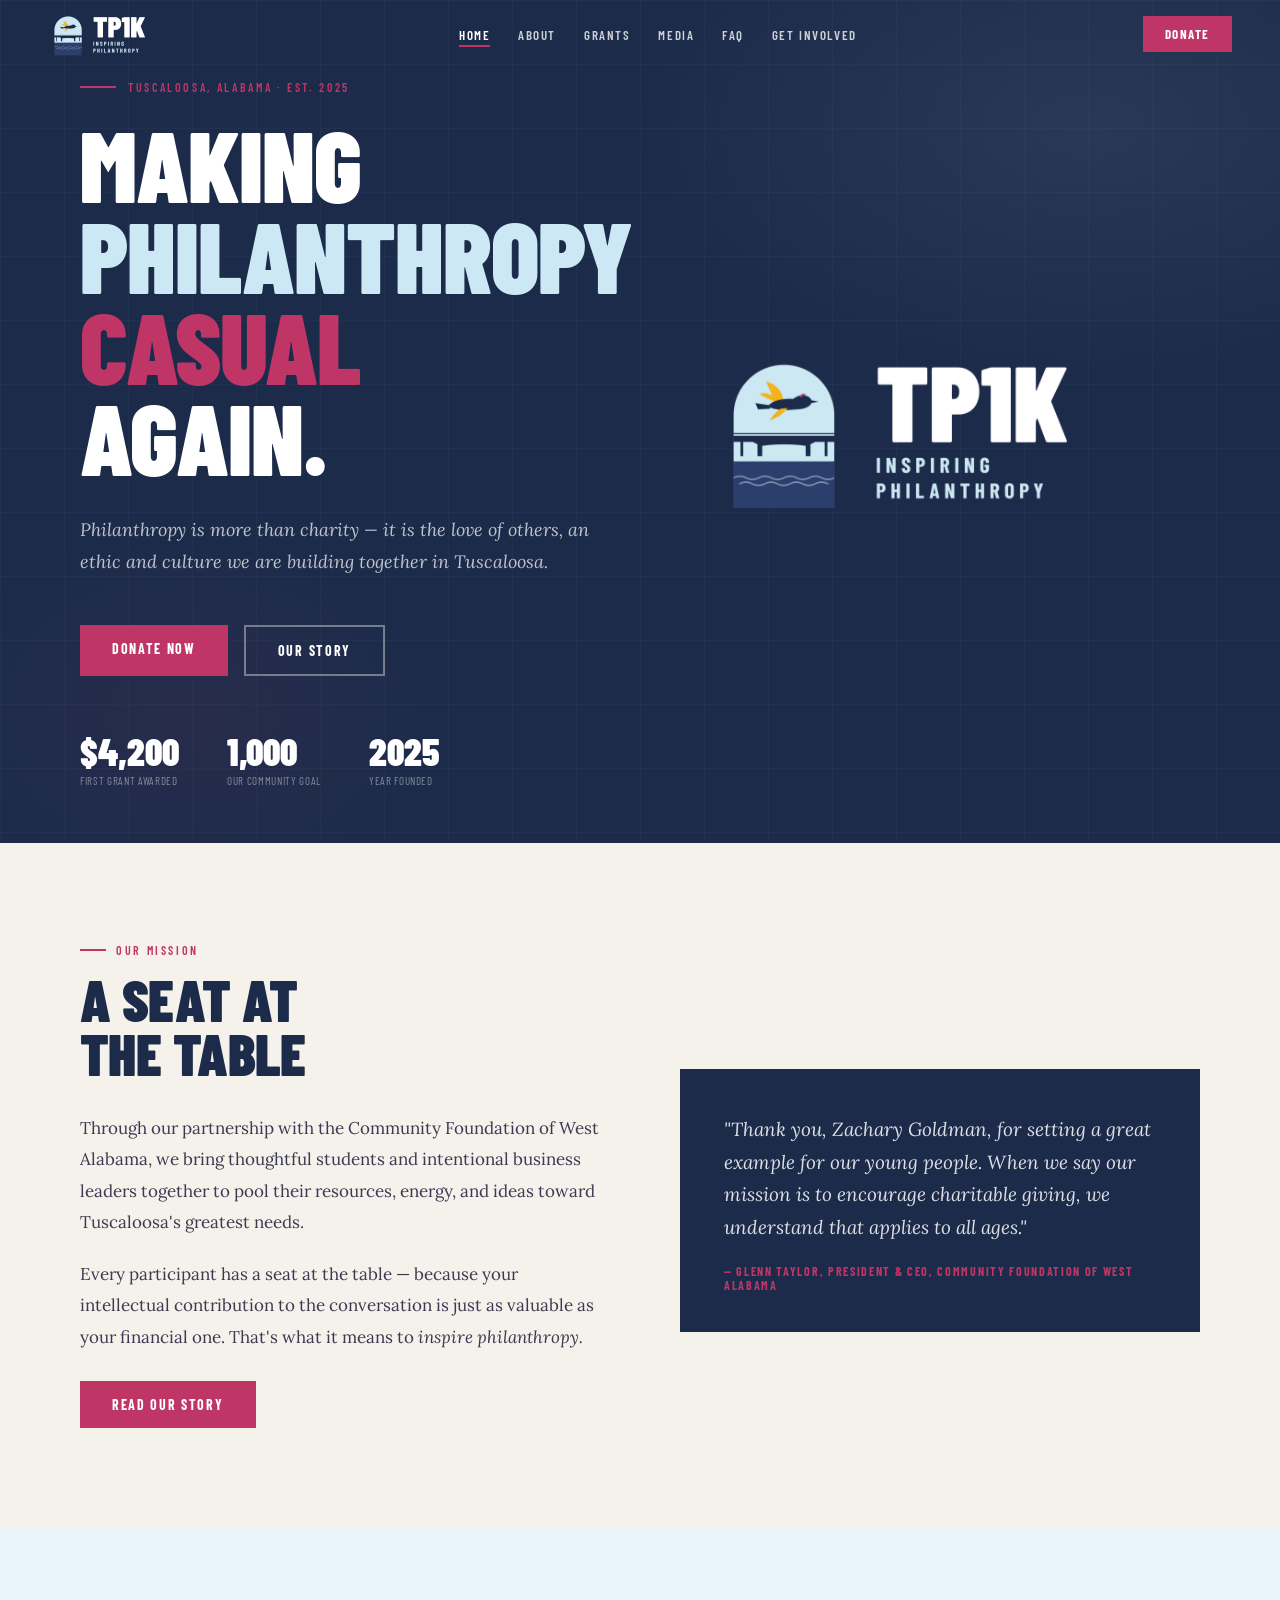
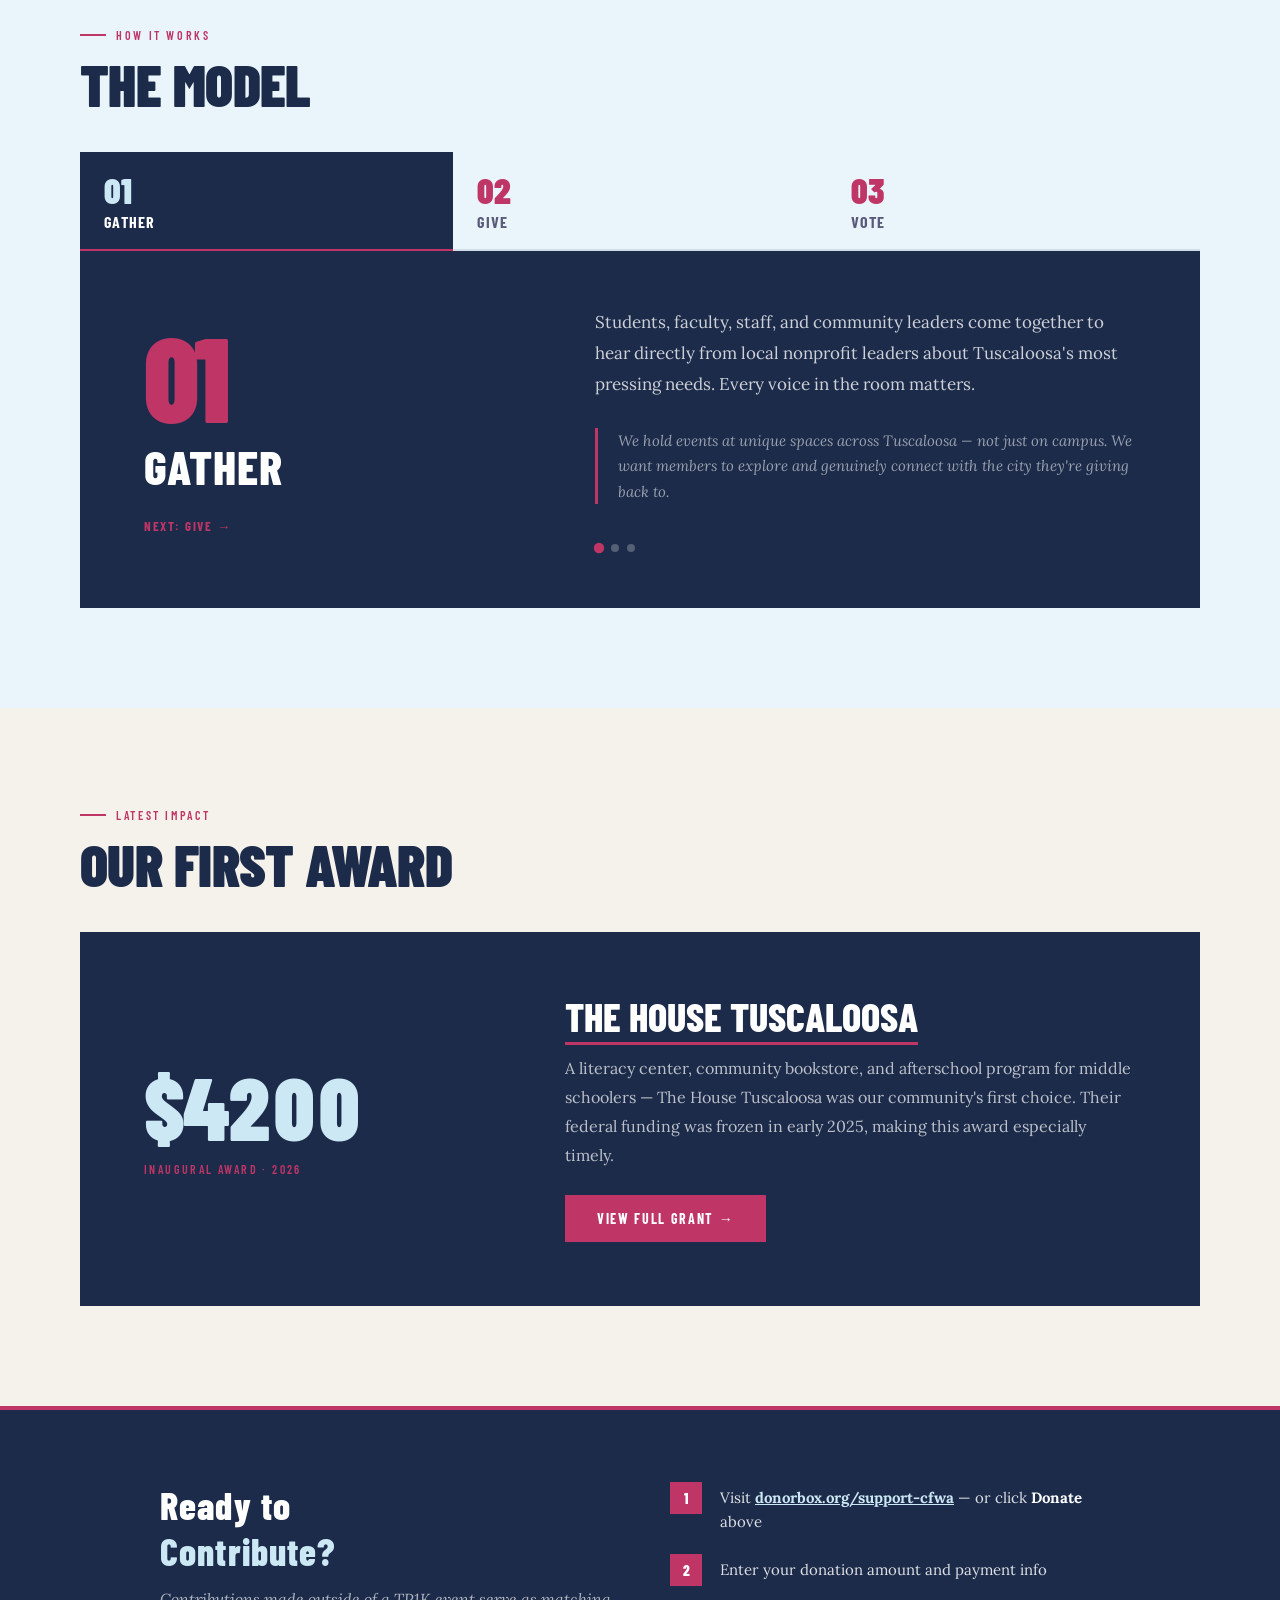
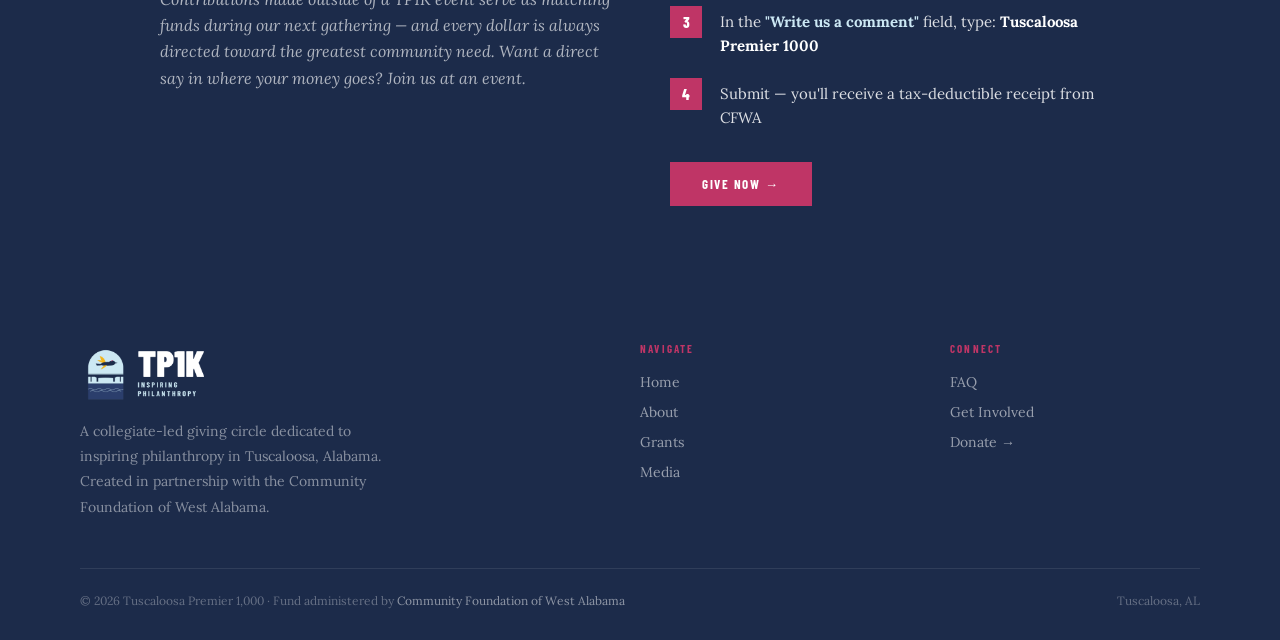
<file: index.html>
<!DOCTYPE html>
<html lang="en">
<head>
  <meta charset="UTF-8">
  <meta name="viewport" content="width=device-width, initial-scale=1.0">
  <title>Tuscaloosa Premier 1,000 — TP1K</title>
  <link rel="icon" type="image/png" href="assets/image_png_005.png">
  <link rel="preconnect" href="https://fonts.googleapis.com">
  <link href="https://fonts.googleapis.com/css2?family=Barlow+Condensed:wght@400;600;700;800;900&family=Lora:ital,wght@0,400;0,500;0,600;1,400;1,500&display=swap" rel="stylesheet">
  <link rel="stylesheet" href="css/styles.css">
</head>
<body>

<!-- ═══════════ NAV ═══════════ -->
<nav id="mainNav">
  <div class="nav-logo" onclick="showPage('home')" style="display:flex;align-items:center;padding:4px 0;">
    <img src="assets/image_png_001.png" alt="TP1K — Inspiring Philanthropy"
      style="height:48px;width:auto;object-fit:contain;">
  </div>
  <ul class="nav-links">
    <li><a onclick="showPage('home')" data-page="home">Home</a></li>
    <li><a onclick="showPage('about')" data-page="about">About</a></li>
<li><a onclick="showPage('grants')" data-page="grants">Grants</a></li>
    <li><a onclick="showPage('media')" data-page="media">Media</a></li>
    <li><a onclick="showPage('faq')" data-page="faq">FAQ</a></li>
<li><a onclick="showPage('involve')" data-page="involve">Get Involved</a></li>
  </ul>
  <a href="#" onclick="openDonateModal();return false;" class="nav-donate">Donate</a>
  <button class="hamburger" onclick="toggleMenu()" aria-label="Menu">
    <span></span><span></span><span></span>
  </button>
</nav>

<div class="mobile-menu" id="navLinks">
  <a href="#" onclick="showPage('home');closeMenu();return false;">Home</a>
  <a href="#" onclick="showPage('about');closeMenu();return false;">About</a>
  <a href="#" onclick="showPage('grants');closeMenu();return false;">Grants</a>
  <a href="#" onclick="showPage('media');closeMenu();return false;">Media</a>
  <a href="#" onclick="showPage('faq');closeMenu();return false;">FAQ</a>
  <a href="#" onclick="showPage('involve');closeMenu();return false;">Get Involved</a>
  <a href="#" onclick="openDonateModal();closeMenu();return false;">Donate</a>
</div>

<!-- ═══════════ HOME ═══════════ -->
<div id="page-home" class="page active">

  <div class="hero">
    <div class="hero-bg"></div>
    <div class="hero-inner">

      <!-- LEFT: headline + content -->
      <div class="hero-left">
        <div class="hero-eyebrow">Tuscaloosa, Alabama · Est. 2025</div>
        <h1 class="hero-headline">
          Making<br>
          <span class="sky">Philanthropy</span><br>
          <span class="rose">Casual</span><br>
          Again.
        </h1>
        <p class="hero-tagline">
          Philanthropy is more than charity — it is the love of others, an ethic and culture we are building together in Tuscaloosa.
        </p>
        <div class="hero-ctas">
          <a href="#" onclick="openDonateModal();return false;" class="btn-primary">Donate Now</a>
          <button class="btn-outline" onclick="showPage('about')">Our Story</button>
        </div>
        <div class="hero-stats">
          <div class="stat"><div class="stat-num">$4,200</div><div class="stat-label">First Grant Awarded</div></div>
          <div class="stat"><div class="stat-num">1,000</div><div class="stat-label">Our Community Goal</div></div>
          <div class="stat"><div class="stat-num">2025</div><div class="stat-label">Year Founded</div></div>
        </div>
      </div>

      <!-- RIGHT: official TP1K logo -->
      <div class="hero-right">
        <div class="hero-logo-wrap" style="padding:20px 0;">
          <img src="assets/image_png_001.png" alt="TP1K — Inspiring Philanthropy"
            style="width:100%;height:auto;display:block;">
        </div>
      </div>

    </div>
  </div>

  <div class="home-mission">
    <div class="section-eyebrow">Our Mission</div>
    <div class="home-mission-grid">
      <div class="home-prose">
        <h2 class="section-title">A Seat at<br>the Table</h2>
        <p>Through our partnership with the Community Foundation of West Alabama, we bring thoughtful students and intentional business leaders together to pool their resources, energy, and ideas toward Tuscaloosa's greatest needs.</p>
        <p>Every participant has a seat at the table — because your intellectual contribution to the conversation is just as valuable as your financial one. That's what it means to <em>inspire philanthropy.</em></p>
        <button class="btn-primary" onclick="showPage('about')" style="margin-top:8px;">Read Our Story</button>
      </div>
      <div class="quote-block">
        <blockquote>"Thank you, Zachary Goldman, for setting a great example for our young people. When we say our mission is to encourage charitable giving, we understand that applies to all ages."</blockquote>
        <div class="quote-attribution">— Glenn Taylor, President &amp; CEO, Community Foundation of West Alabama</div>
      </div>
    </div>
  </div>

  <div class="home-model">
    <div class="section-eyebrow reveal">How It Works</div>
    <h2 class="section-title">The Model</h2>
    <div class="model-explorer">
      <div class="model-steps-nav">
        <button class="model-step-tab active" onclick="setModelStep(0)" id="model-tab-0">
          <div class="model-tab-num">01</div>
          <div class="model-tab-label">Gather</div>
        </button>
        <button class="model-step-tab" onclick="setModelStep(1)" id="model-tab-1">
          <div class="model-tab-num">02</div>
          <div class="model-tab-label">Give</div>
        </button>
        <button class="model-step-tab" onclick="setModelStep(2)" id="model-tab-2">
          <div class="model-tab-num">03</div>
          <div class="model-tab-label">Vote</div>
        </button>
      </div>
      <div class="model-panel active" id="model-panel-0">
        <div>
          <div class="model-panel-num">01</div>
          <div class="model-panel-title">Gather</div>
          <button class="model-panel-cta" onclick="setModelStep(1)">Next: Give &rarr;</button>
        </div>
        <div>
          <p class="model-panel-body">Students, faculty, staff, and community leaders come together to hear directly from local nonprofit leaders about Tuscaloosa's most pressing needs. Every voice in the room matters.</p>
          <div class="model-panel-detail">We hold events at unique spaces across Tuscaloosa — not just on campus. We want members to explore and genuinely connect with the city they're giving back to.</div>
          <div class="model-progress">
            <div class="model-progress-dot active" onclick="setModelStep(0)"></div>
            <div class="model-progress-dot" onclick="setModelStep(1)"></div>
            <div class="model-progress-dot" onclick="setModelStep(2)"></div>
          </div>
        </div>
      </div>
      <div class="model-panel" id="model-panel-1">
        <div>
          <div class="model-panel-num">02</div>
          <div class="model-panel-title">Give</div>
          <button class="model-panel-cta" onclick="setModelStep(2)">Next: Vote &rarr;</button>
        </div>
        <div>
          <p class="model-panel-body">Attendees contribute whatever they feel moved to give — any amount. Every gift is pooled through the Community Foundation of West Alabama and is fully tax-deductible.</p>
          <div class="model-panel-detail">There is no minimum. A gift of $5 and a gift of $500 carry the same weight in the room. The '1,000' in TP1K is a community goal, not a price of admission.</div>
          <div class="model-progress">
            <div class="model-progress-dot" onclick="setModelStep(0)"></div>
            <div class="model-progress-dot active" onclick="setModelStep(1)"></div>
            <div class="model-progress-dot" onclick="setModelStep(2)"></div>
          </div>
        </div>
      </div>
      <div class="model-panel" id="model-panel-2">
        <div>
          <div class="model-panel-num">03</div>
          <div class="model-panel-title">Vote</div>
          <button class="model-panel-cta" onclick="setModelStep(0)">Start over &#x21BA;</button>
        </div>
        <div>
          <p class="model-panel-body">Together, the community votes on which nonprofit receives the pooled funds. Your presence in the conversation is every bit as important as the size of your donation.</p>
          <div class="model-panel-detail">Recipients are chosen democratically — by every person in the room. The donors themselves direct where the money goes, creating a direct conversation between givers and the communities they serve.</div>
          <div class="model-progress">
            <div class="model-progress-dot" onclick="setModelStep(0)"></div>
            <div class="model-progress-dot" onclick="setModelStep(1)"></div>
            <div class="model-progress-dot active" onclick="setModelStep(2)"></div>
          </div>
        </div>
      </div>
    </div>
  </div>

  <div class="home-grant">
    <div class="section-eyebrow reveal">Latest Impact</div>
    <h2 class="section-title reveal reveal-delay-1">Our First Award</h2>
    <div class="grant-feature reveal reveal-delay-2">
      <div>
        <div class="grant-amount" data-slot-id="slot-home" data-target="4200"><span class="grant-amount-prefix">$</span><span class="slot-digit-wrap"><span class="slot-digit-inner" id="sd-0-slot-home"><span class="slot-digit-char">0</span></span></span><span class="slot-digit-wrap"><span class="slot-digit-inner" id="sd-1-slot-home"><span class="slot-digit-char">0</span></span></span><span class="slot-digit-wrap"><span class="slot-digit-inner" id="sd-2-slot-home"><span class="slot-digit-char">0</span></span></span><span class="slot-digit-wrap"><span class="slot-digit-inner" id="sd-3-slot-home"><span class="slot-digit-char">0</span></span></span></div>
        <div class="grant-year">Inaugural Award · 2026</div>
      </div>
      <div>
        <div class="grant-org-name"><a href="https://thehousetuscaloosa.wordpress.com" target="_blank" style="color:inherit;text-decoration:none;border-bottom:3px solid var(--accent);padding-bottom:2px;transition:border-color 0.2s;">The House Tuscaloosa</a></div>
        <p class="grant-desc">A literacy center, community bookstore, and afterschool program for middle schoolers — The House Tuscaloosa was our community's first choice. Their federal funding was frozen in early 2025, making this award especially timely.</p>
        <button onclick="showPage('grants')" class="btn-primary" style="border:none;">View Full Grant →</button>
      </div>
    </div>
  </div>


  <!-- ── How to Give ── -->
  <div class="how-to-give-section">
    <div class="how-to-give-inner">
      <div>
        <h2 class="how-to-give-heading reveal">Ready to<br><span>Contribute?</span></h2>
        <p class="how-to-give-sub">Contributions made outside of a TP1K event serve as matching funds during our next gathering — and every dollar is always directed toward the greatest community need. Want a direct say in where your money goes? Join us at an event.</p>
      </div>
      <div>
        <ol class="how-to-give-steps">
          <li class="how-to-give-step">
            <div class="step-num">1</div>
            <div class="step-text">Visit <strong><a href="https://donorbox.org/support-cfwa" target="_blank" style="color:var(--sky);">donorbox.org/support-cfwa</a></strong> — or click <strong>Donate</strong> above</div>
          </li>
          <li class="how-to-give-step">
            <div class="step-num">2</div>
            <div class="step-text">Enter your donation amount and payment info</div>
          </li>
          <li class="how-to-give-step">
            <div class="step-num">3</div>
            <div class="step-text">In the <strong style="color:var(--sky);">"Write us a comment"</strong> field, type: <strong style="color:white;">Tuscaloosa Premier 1000</strong></div>
          </li>
          <li class="how-to-give-step">
            <div class="step-num">4</div>
            <div class="step-text">Submit — you'll receive a tax-deductible receipt from CFWA</div>
          </li>
        </ol>
        <a href="#" onclick="openDonateModal();return false;" class="how-to-give-cta">Give Now →</a>
      </div>
    </div>
  </div>

</div><!-- /home -->


<!-- ═══════════ ABOUT ═══════════ -->
<div id="page-about" class="page">

  <div class="about-hero">
    <div style="display:grid;grid-template-columns:1fr auto;gap:60px;align-items:center;">
      <div>
        <div class="ph-eyebrow" style="font-family:'Barlow Condensed',sans-serif;font-weight:600;font-size:12px;letter-spacing:0.22em;text-transform:uppercase;color:var(--accent);margin-bottom:18px;display:flex;align-items:center;gap:10px;">
          <span style="width:26px;height:2px;background:var(--accent);display:block;"></span>About TP1K
        </div>
        <h1>Inspiring<br><span>Philanthropy</span><br>in Tuscaloosa.</h1>
        <p class="about-hero-sub">Bringing every voice to the table — because who we listen to matters as much as how much we give.</p>
      </div>
      <!-- Official TP1K logo -->
      <div style="width:220px;flex-shrink:0;">
        <img src="assets/image_png_001.png" alt="TP1K — Inspiring Philanthropy" style="width:100%;height:auto;display:block;">
      </div>
    </div>
  </div>

  <div class="about-body">
    <div class="about-grid">

      <div>
        <div class="section-eyebrow">Our Mission</div>
        <div class="about-prose">
          <p>Philanthropy is more than just charity; it is the love of others — an ethic and culture we hope to instill in Tuscaloosa. Through our partnership with the Community Foundation of West Alabama, we aim to make philanthropy casual again by bringing thoughtful students and intentional business leaders together to pool their resources, energy, and ideas.</p>
          <p>Tuscaloosa Premier 1,000 is a <strong>giving circle</strong> — a community of individuals invested in Tuscaloosa's growth, convened to discuss the city's most pressing needs and act together. We believe in <strong>inspiring philanthropy</strong>: every person has a seat at the table, because your intellectual contribution to the conversation is just as valuable as your financial one.</p>
          <p>The "1,000" in our name isn't a dollar amount. It's a people goal: 1,000 individuals united in a shared commitment to this community — students, faculty, business owners, neighbors — anyone who cares about Tuscaloosa belongs here.</p>
        </div>
        <div class="about-pull-quote">
          "We want to be able to pass this off once we graduate and have it continue to grow."
          <br><br><span style="font-style:normal;font-size:13px;letter-spacing:0.1em;text-transform:uppercase;font-family:'Barlow Condensed',sans-serif;font-weight:700;color:var(--accent);">— Zach Goldman, Co-Founder</span>
        </div>
        <div class="cfwa-badge">
          <div class="cfwa-badge-icon">🤝</div>
          <div class="cfwa-badge-text">
            <h4>Our Fiscal Partner</h4>
            <p>All donations to TP1K are processed through the <strong>Community Foundation of West Alabama</strong> — a four-star Charity Navigator–rated public charity serving West Alabama since 1999. Every gift is fully tax-deductible.</p>
          </div>
        </div>
      </div>

      <div>
        <div class="section-eyebrow">The Origin</div>
        <div class="about-prose">
          <p>TP1K was born in the Randall Lab at UA’s Honors Hall — a place where, as Zach put it, “conversations always turn into actions.” Zach had grown up watching adults run giving circles with friends — small groups pooling money, debating causes, and deciding together where it would go. He wanted to bring that model to a campus that had never seen it.</p>
          <p>To build it right, he and Raeed sought out the people who knew philanthropy at scale. They sat down with <strong>Bob Pierce</strong>, Vice President for Advancement, and <strong>Bobby Prince</strong>, Associate Vice President for Development — the leadership team behind the <em>Rising Tide 2.0</em> campaign, the most successful higher education capital campaign in Alabama history, which surpassed its $1.8 billion goal fifteen months ahead of schedule.</p>
          <p>With support from the Division of Community Affairs, Zach and Raeed presented TP1K on an “entrepreneurship panel” at the Division’s Board of Advisors annual meeting. Afterward, they sat with <strong>Dr. Samory T. Pruitt</strong>, Vice President for Community Affairs, to think through scaling. It was Dr. Pruitt who offered the reframe that became central to the mission: rather than treating “1,000” as a donation minimum, think of it as a people goal — 1,000 members united by a shared commitment to Tuscaloosa. No price of admission. Just shared purpose.</p>
          <p>In Spring 2025, they launched. By 2026, Rylen Dempsey — a civic leader with deep community development experience — had joined as co-director, and the inaugural giving event had awarded $4,200 to The House Tuscaloosa. The long-term goal is a permanent community fund: growing deeper roots in Tuscaloosa before growing wider ones anywhere else. Every year, the community decides where the money goes.</p>
        </div>
        <div class="quote-block" style="margin-top:40px;">
          <blockquote>“There isn’t really a student-led giving circle in Tuscaloosa, nor many philanthropic initiatives with this much flexibility. The donors themselves can vote and have a discourse with each other about where they want the money to go.”</blockquote>
          <div class="quote-attribution">— Raeed Kabir, Co-Founder</div>
        </div>
      </div>

    </div>
  </div>




  <!-- ── Team Leadership (merged) ── -->
  <div style="background:var(--sky-light); padding:72px 80px 80px;">
    <div style="max-width:900px;margin:0 auto;">
      <div class="section-eyebrow">Leadership</div>
      <h2 class="section-title">The Team</h2>
      <p style="margin-bottom:48px;color:var(--text-muted);font-style:italic;">Three University of Alabama students building a new model for community philanthropy in Tuscaloosa.</p>
    </div>
  <div class="team-section">
    <div class="team-grid">

      <div class="team-card reveal">
        <div class="team-photo" style="background:#C5E3F0;">
          <img src="assets/image_jpg_001.jpg" alt="Zach Goldman" style="width:100%;height:100%;object-fit:contain;background:#f5f5f5;">
        </div>
        <div class="team-info">
          <div class="team-name">Zach Goldman</div>
          <div class="team-title">Co-Founder &amp; Co-Director</div>
          <div class="team-award">UA Outstanding Junior '26</div>
          <ul class="team-bio-bullets">
            <li>Co-Founder &amp; Executive Director, Bama Fundravers — a DJ-driven nonprofit fundraising collective that raised over $110,000 for student organizations and nonprofits across 3 university campuses in 2025</li>
            <li>Finance &amp; Fundraising Head, UA Médecins Sans Frontières — led $16k+ fundraising campaign for a 30-student India medical outreach mission</li>
            <li>UA Seed Grant recipient (with Raeed Kabir) — Whitfield Program</li>
          </ul>
        </div>
      </div>

      <div class="team-card reveal reveal-delay-1">
        <div class="team-photo" style="background:#C8E8CC;">
          <img src="assets/image_jpg_002.jpg" alt="Raeed Kabir" style="width:100%;height:100%;object-fit:contain;background:#f5f5f5;">
        </div>
        <div class="team-info">
          <div class="team-name">Raeed Kabir</div>
          <div class="team-title">Co-Founder &amp; Co-Director</div>
          <div class="team-award">UA Outstanding Junior '25</div>
          <ul class="team-bio-bullets">
            <li>UA Seed Grant recipient (with Zach Goldman) — Whitfield Program</li>
            <li>Research with UA and Harvard professors on how uncertainty affects philanthropic giving and the role of empathy in shaping public policy</li>
            <li>Counselor, UA Student Government Association Judicial Board — connected the SGA network with charitable causes across Tuscaloosa</li>
          </ul>
        </div>
      </div>

      <div class="team-card reveal reveal-delay-2">
        <div class="team-photo" style="background:#DDD0EE;">
          <img src="assets/image_webp_001.webp" alt="Rylen Dempsey" style="width:100%;height:100%;object-fit:contain;background:#f5f5f5;">
        </div>
        <div class="team-info">
          <div class="team-name">Rylen Dempsey</div>
          <div class="team-title">Co-Director</div>
          <div class="team-award">Chief of Staff, SGA</div>
          <ul class="team-bio-bullets">
            <li>Chief of Staff, UA Student Government Association</li>
            <li>Intern, Walker Area Community Foundation — rural economic empowerment and community asset mapping</li>
            <li>Director of Youth Engagement, Mayor Randall Woodfin re-election campaign (Birmingham)</li>
          </ul>
        </div>
      </div>

    </div>
  </div>


  </div>


  <!-- ── Ready to Give ── -->
  <div class="how-to-give-section">
    <div class="how-to-give-inner">
      <div>
        <h2 class="how-to-give-heading reveal">Ready to<br><span>Contribute?</span></h2>
        <p class="how-to-give-sub">Contributions made outside of a TP1K event serve as matching funds during our next gathering — and every dollar is always directed toward the greatest community need. Want a direct say in where your money goes? Join us at an event.</p>
      </div>
      <div>
        <ol class="how-to-give-steps">
          <li class="how-to-give-step">
            <div class="step-num">1</div>
            <div class="step-text">Visit <strong><a href="https://donorbox.org/support-cfwa" target="_blank" style="color:var(--sky);">donorbox.org/support-cfwa</a></strong> — or click <strong>Donate</strong> above</div>
          </li>
          <li class="how-to-give-step">
            <div class="step-num">2</div>
            <div class="step-text">Enter your donation amount and payment info</div>
          </li>
          <li class="how-to-give-step">
            <div class="step-num">3</div>
            <div class="step-text">In the <strong style="color:var(--sky);">“Write us a comment”</strong> field, type: <strong style="color:white;">Tuscaloosa Premier 1000</strong></div>
          </li>
          <li class="how-to-give-step">
            <div class="step-num">4</div>
            <div class="step-text">Submit — you’ll receive a tax-deductible receipt from CFWA</div>
          </li>
        </ol>
        <a href="#" onclick="openDonateModal();return false;" class="how-to-give-cta">Give Now →</a>
      </div>
    </div>
  </div>

</div><!-- /about -->


<!-- ═══════════ GRANTS ═══════════ -->
<div id="page-grants" class="page">

  <div class="page-header">
    <div class="ph-eyebrow"><span style="width:26px;height:2px;background:var(--accent);display:block;"></span>Our Impact</div>
    <h1>Community<br><span>Grants</span></h1>
    <p>Every dollar pooled by our community, directed by our community.</p>
  </div>

  <div class="grants-section">
    <div class="section-eyebrow">2026 · Inaugural Award</div>
    <div class="grant-feature reveal reveal-delay-2">
      <div>
        <div class="grant-amount" data-slot-id="slot-grants" data-target="4200"><span class="grant-amount-prefix">$</span><span class="slot-digit-wrap"><span class="slot-digit-inner" id="sd-0-slot-grants"><span class="slot-digit-char">0</span></span></span><span class="slot-digit-wrap"><span class="slot-digit-inner" id="sd-1-slot-grants"><span class="slot-digit-char">0</span></span></span><span class="slot-digit-wrap"><span class="slot-digit-inner" id="sd-2-slot-grants"><span class="slot-digit-char">0</span></span></span><span class="slot-digit-wrap"><span class="slot-digit-inner" id="sd-3-slot-grants"><span class="slot-digit-char">0</span></span></span></div>
        <div class="grant-year">Inaugural Award · January 2026</div>
      </div>
      <div>
        <div class="grant-org-name"><a href="https://thehousetuscaloosa.wordpress.com" target="_blank" style="color:inherit;text-decoration:none;border-bottom:3px solid var(--accent);padding-bottom:2px;transition:border-color 0.2s;">The House Tuscaloosa</a></div>
        <p class="grant-desc">The House Tuscaloosa is a literacy center, community bookstore, and safe haven for young people. Founded six years ago, it has partnered with the Blackburn Institute on a middle and high school book club, participated in the annual Tuscaloosa City Schools "Battle of the Books," and developed a beloved afterschool program for middle schoolers.</p>
        <p class="grant-desc" style="margin-top:-8px;">When federal funding was frozen following an executive order in early 2025, The House faced an immediate gap. Our community voted to make them our first recipient — directing $4,200 toward sustaining their programs and keeping their doors open and accessible.</p>
        <span class="grant-tag">Literacy &amp; Education</span>
        <span class="grant-tag">Youth Programming</span>
        <span class="grant-tag">Community Access</span>
      </div>
    </div>
    <div class="grant-note">
      <p>TP1K's grant recipients are chosen democratically by every attendee at our community giving events — students, faculty, business leaders, and neighbors alike. Future awards will be announced following each gathering. The community decides.</p>
    </div>
  </div>


  <!-- ── Ready to Give ── -->
  <div class="how-to-give-section">
    <div class="how-to-give-inner">
      <div>
        <h2 class="how-to-give-heading reveal">Ready to<br><span>Contribute?</span></h2>
        <p class="how-to-give-sub">Contributions made outside of a TP1K event serve as matching funds during our next gathering — and every dollar is always directed toward the greatest community need. Want a direct say in where your money goes? Join us at an event.</p>
      </div>
      <div>
        <ol class="how-to-give-steps">
          <li class="how-to-give-step">
            <div class="step-num">1</div>
            <div class="step-text">Visit <strong><a href="https://donorbox.org/support-cfwa" target="_blank" style="color:var(--sky);">donorbox.org/support-cfwa</a></strong> — or click <strong>Donate</strong> above</div>
          </li>
          <li class="how-to-give-step">
            <div class="step-num">2</div>
            <div class="step-text">Enter your donation amount and payment info</div>
          </li>
          <li class="how-to-give-step">
            <div class="step-num">3</div>
            <div class="step-text">In the <strong style="color:var(--sky);">“Write us a comment”</strong> field, type: <strong style="color:white;">Tuscaloosa Premier 1000</strong></div>
          </li>
          <li class="how-to-give-step">
            <div class="step-num">4</div>
            <div class="step-text">Submit — you’ll receive a tax-deductible receipt from CFWA</div>
          </li>
        </ol>
        <a href="#" onclick="openDonateModal();return false;" class="how-to-give-cta">Give Now →</a>
      </div>
    </div>
  </div>

</div><!-- /grants -->


<!-- ═══════════ MEDIA ═══════════ -->
<div id="page-media" class="page">

  <div class="page-header">
    <div class="ph-eyebrow"><span style="width:26px;height:2px;background:var(--accent);display:block;"></span>Media</div>
    <h1>In the Community,<br><span>In the News.</span></h1>
    <p>Photos, press coverage, and stories from our growing circle of givers.</p>
  </div>

  <div class="media-section">

    <div class="section-eyebrow">Event Gallery</div>
    <h2 class="section-title">Photos</h2>
    <div class="gallery-feature">
      <div class="gallery-feature-photos">
        <div class="gallery-feature-item" style="flex:1.325;">
          <img src="assets/Piper-Garrett.jpeg" alt="TP1K board members Garrett McNeil and Piper Larkin holding United Way campaign signs">
        </div>
        <div class="gallery-feature-item" style="flex:0.662;">
          <img src="assets/Piper-Garrett%202.jpeg" alt="Garrett McNeil and Piper Larkin with United Way signs outside The Shirt Shop">
        </div>
      </div>
      <p class="gallery-caption">TP1K board members Garrett McNeil and Piper Larkin chosen to help lead UA's United Way x SGA campaign.</p>
    </div>

    <h3 class="gallery-subtitle">January 18th, 2026 Giving Day Event</h3>
    <div class="gallery-grid">
      <div class="gallery-item featured">
        <img src="assets/image_jpg_003.jpg" alt="Co-Director Zach Goldman addresses the room at the inaugural TP1K giving event">
      </div>
      <div class="gallery-item">
        <img src="assets/image_jpg_004.jpg" alt="Zach Goldman and Raeed Kabir with The Giving Effect feature article">
      </div>
      <div class="gallery-item">
        <img src="assets/image_jpg_005.jpg" alt="TP1K team and community members at the inaugural giving event">
      </div>
      <div class="gallery-item">
        <img src="assets/image_jpg_006.jpg" alt="CFWA partner and co-director presenting at the event">
      </div>
      <div class="gallery-item">
        <img src="assets/image_jpg_007.jpg" alt="Raeed Kabir leading a community discussion at the whiteboard">
      </div>
      <div class="gallery-item">
        <img src="assets/image_jpg_008.jpg" alt="Raeed Kabir addressing community members">
      </div>
      <div class="gallery-item">
        <img src="assets/image_jpg_009.jpg" alt="Community leader speaking at the TP1K event">
      </div>
      <div class="gallery-item">
        <img src="assets/image_jpg_010.jpg" alt="Nonprofit representative presenting to the giving circle">
      </div>
      <div class="gallery-item">
        <img src="assets/image_jpg_011.jpg" alt="Attendees listening to nonprofit presentations">
      </div>
      <div class="gallery-item">
        <img src="assets/image_jpg_012.jpg" alt="Name cards for inaugural TP1K giving circle event">
      </div>
      <div class="gallery-item">
        <img src="assets/image_jpg_013.jpg" alt="The venue set up for the Love Tuscaloosa giving event">
      </div>
      <div class="gallery-item">
        <img src="assets/image_jpg_014.jpg" alt="Two attendees at the TP1K inaugural event">
      </div>
    </div>

    <div class="press-section">
      <div class="section-eyebrow">Recognition</div>
      <h2 class="section-title">Awards</h2>
      <div class="press-grid">

        <div class="press-card award-card" style="grid-column:1 / -1;">
          <img src="assets/image_webp_002.webp" alt="Raeed Kabir and Rylen Dempsey">
          <div>
            <div class="press-source">National Philanthropy Day · AFP Alabama Chapter · 2026</div>
            <div class="press-headline">TP1K Honored at National Philanthropy Day</div>
            <p class="press-desc">Co-Founders Raeed Kabir and Zach Goldman were nominated by the University of Alabama and recognized as National Philanthropy Day honorees by the Association of Fundraising Professionals' Alabama Chapter, celebrating outstanding contributions to philanthropy and community giving across the state.</p>
            <div style="display:flex;gap:24px;flex-wrap:wrap;">
              <a href="https://www.linkedin.com/posts/nationalphilanthropyday-npd2026-afpalabama-share-7499182494794211328-eXyf/" target="_blank" class="press-link">View LinkedIn Post</a>
              <a href="https://businessalabama.com/afp-names-national-philanthropy-day-winners/" target="_blank" class="press-link">Read Business Alabama</a>
              <a href="https://community.afpglobal.org/afpalalabamachapter/npd/npd-honorees" target="_blank" class="press-link">View AFP Honorees</a>
            </div>
          </div>
        </div>

      </div>
    </div>

    <div class="press-section">
      <div class="section-eyebrow">Press Coverage</div>
      <h2 class="section-title">In the News</h2>
      <div class="press-grid">

        <div class="press-card">
          <div class="press-source">Business Alabama · 2026</div>
          <div class="press-headline">AFP Names National Philanthropy Day Winners</div>
          <p class="press-desc">Business Alabama covered the AFP Alabama Chapter's National Philanthropy Day honorees, including TP1K Co-Founders Raeed Kabir and Zach Goldman, nominated by the University of Alabama for their work building Tuscaloosa's first collegiate-led giving circle.</p>
          <a href="https://businessalabama.com/afp-names-national-philanthropy-day-winners/" target="_blank" class="press-link">Read the Article</a>
        </div>

        <div class="press-card">
          <div class="press-source">The Crimson White · 2026</div>
          <div class="press-headline">TP1K Makes First Community Award to The House Tuscaloosa</div>
          <p class="press-desc">UA's student newspaper covered TP1K's inaugural community giving event and $4,200 award to The House Tuscaloosa — a literacy center and youth program whose federal funding was frozen in early 2025. Co-Director Zach Goldman spoke on impact over dollar amounts.</p>
          <a href="https://thecrimsonwhite.com/127295/culture/tuscaloosa-premier-1000k-makes-first-community-award-to-the-house-tuscaloosa/" target="_blank" class="press-link">Read the Article</a>
        </div>

        <div class="press-card">
          <div style="display:inline-block;background:var(--accent);color:white;font-family:'Barlow Condensed',sans-serif;font-weight:700;font-size:10px;letter-spacing:0.16em;text-transform:uppercase;padding:4px 10px;margin-bottom:12px;">Featured Article</div>
          <div class="press-source">The Giving Effect · UA Dept. of Advancement · 2025</div>
          <div class="press-headline">Embracing Community: Two Randall Scholars Start a Giving Circle Fund</div>
          <p class="press-desc">UA's Department of Advancement featured TP1K in <em>The Giving Effect</em>, a publication distributed to 8,000 readers — tracing how a conversation in the Randall Lab became Tuscaloosa's first collegiate-led giving circle.</p>
          <a class="press-link" href="https://pdflink.to/c4d9d674/" target="_blank">Read the Feature</a>
        </div>

        <div class="press-card">
          <div style="display:inline-block;background:var(--navy);color:var(--sky);font-family:'Barlow Condensed',sans-serif;font-weight:700;font-size:10px;letter-spacing:0.16em;text-transform:uppercase;padding:4px 10px;margin-bottom:12px;">CFWA Feature</div>
          <div class="press-source">Community Foundation of West Alabama · 2026</div>
          <div class="press-headline">Glenn Taylor Spotlights TP1K in CFWA Community Newsletter</div>
          <p class="press-desc">CFWA President &amp; CEO Glenn Taylor personally recognized Zach Goldman in the Foundation’s community newsletter, writing: “Thank you, Zachary Goldman, for setting a great example for our young people. When we say our mission is to encourage charitable giving, we understand that applies to all ages.”</p>
          <a href="https://pdflink.to/5c41fc0e/" target="_blank" class="press-link">Read the Feature</a>
        </div>

      </div>
    </div>

  </div>


  <!-- ── Ready to Give ── -->
  <div class="how-to-give-section">
    <div class="how-to-give-inner">
      <div>
        <h2 class="how-to-give-heading reveal">Ready to<br><span>Contribute?</span></h2>
        <p class="how-to-give-sub">Contributions made outside of a TP1K event serve as matching funds during our next gathering — and every dollar is always directed toward the greatest community need. Want a direct say in where your money goes? Join us at an event.</p>
      </div>
      <div>
        <ol class="how-to-give-steps">
          <li class="how-to-give-step">
            <div class="step-num">1</div>
            <div class="step-text">Visit <strong><a href="https://donorbox.org/support-cfwa" target="_blank" style="color:var(--sky);">donorbox.org/support-cfwa</a></strong> — or click <strong>Donate</strong> above</div>
          </li>
          <li class="how-to-give-step">
            <div class="step-num">2</div>
            <div class="step-text">Enter your donation amount and payment info</div>
          </li>
          <li class="how-to-give-step">
            <div class="step-num">3</div>
            <div class="step-text">In the <strong style="color:var(--sky);">“Write us a comment”</strong> field, type: <strong style="color:white;">Tuscaloosa Premier 1000</strong></div>
          </li>
          <li class="how-to-give-step">
            <div class="step-num">4</div>
            <div class="step-text">Submit — you’ll receive a tax-deductible receipt from CFWA</div>
          </li>
        </ol>
        <a href="#" onclick="openDonateModal();return false;" class="how-to-give-cta">Give Now →</a>
      </div>
    </div>
  </div>

</div><!-- /media -->


<!-- ═══════════ FAQ ═══════════ -->
<div id="page-faq" class="page">

  <div class="page-header">
    <div class="ph-eyebrow"><span style="width:26px;height:2px;background:var(--accent);display:block;"></span>FAQ</div>
    <h1>Frequently<br><span>Asked Questions</span></h1>
    <p>Everything you need to know about how TP1K works.</p>
  </div>

  <div class="faq-section">
    <div class="faq-two-col">
      <div class="faq-list">
      <div class="faq-item reveal">
        <button class="faq-question" onclick="toggleFaq(this)">
          <span class="faq-q-text">What is the Tuscaloosa Premier 1,000?</span>
          <span class="faq-icon">+</span>
        </button>
        <div class="faq-answer"><div class="faq-answer-inner">
          Tuscaloosa Premier 1,000 (TP1K) is a giving circle based in Tuscaloosa, Alabama. We bring students, faculty, staff, and community leaders together to hear from local nonprofits, pool our resources, and collectively decide where that money goes. Every event is a community conversation — about needs, values, and what Tuscaloosa deserves. The goal is to make philanthropy accessible, democratic, and genuinely impactful for everyone at the table.
        </div></div>
      </div>

      <div class="faq-item reveal reveal-delay-1">
        <button class="faq-question" onclick="toggleFaq(this)">
          <span class="faq-q-text">What does "1,000" mean?</span>
          <span class="faq-icon">+</span>
        </button>
        <div class="faq-answer"><div class="faq-answer-inner">
          It represents a community goal: 1,000 people united in a shared commitment to Tuscaloosa's growth. We want to build a circle of 1,000 individuals — students, educators, business owners, neighbors — who believe collective action is more powerful than individual charity. There's no membership fee, no minimum gift, and no barrier to participation. If you care about Tuscaloosa, you belong here.
        </div></div>
      </div>

      <div class="faq-item reveal reveal-delay-2">
        <button class="faq-question" onclick="toggleFaq(this)">
          <span class="faq-q-text">How do I donate?</span>
          <span class="faq-icon">+</span>
        </button>
        <div class="faq-answer"><div class="faq-answer-inner">
          All donations are processed securely through the <strong>Community Foundation of West Alabama (CFWA)</strong>, our fiscal partner. Here's exactly how to give:
          <ol style="margin:16px 0 16px 20px;display:flex;flex-direction:column;gap:10px;font-size:15px;">
            <li>Go to <a href="https://donorbox.org/support-cfwa" target="_blank"><strong>donorbox.org/support-cfwa</strong></a> — or click the <strong>Donate</strong> button at the top of this site</li>
            <li>Enter your desired donation amount and complete your payment information</li>
            <li>In the <strong>"Write us a comment"</strong> field, type: <strong>Tuscaloosa Premier 1000</strong></li>
            <li>Submit — you'll receive a tax-deductible receipt from CFWA</li>
          </ol>
          Every dollar goes directly toward Tuscaloosa nonprofits chosen by our community. Questions? Email us at <a href="mailto:zagoldman@crimson.ua.edu">zagoldman@crimson.ua.edu</a>.
        </div></div>
      </div>

      <div class="faq-item reveal">
        <button class="faq-question" onclick="toggleFaq(this)">
          <span class="faq-q-text">How much should I give?</span>
          <span class="faq-icon">+</span>
        </button>
        <div class="faq-answer"><div class="faq-answer-inner">
          Whatever feels right to you — truly. We believe in open, unrestricted giving because philanthropy should feel accessible, not transactional. Your presence, perspective, and engagement matter just as much as any financial contribution. The spirit of TP1K is that everyone who shows up is contributing something meaningful.
        </div></div>
      </div>

      <div class="faq-item reveal reveal-delay-1">
        <button class="faq-question" onclick="toggleFaq(this)">
          <span class="faq-q-text">How are nonprofits selected?</span>
          <span class="faq-icon">+</span>
        </button>
        <div class="faq-answer"><div class="faq-answer-inner">
          At each TP1K event, we invite a curated group of local nonprofit leaders to present their work directly to the community — organizations addressing Tuscaloosa's most pressing needs across different areas of civic life. After hearing from them, everyone in attendance votes on which organization to support that cycle. The whole community decides where the money goes.
        </div></div>
      </div>

      <div class="faq-item reveal reveal-delay-2">
        <button class="faq-question" onclick="toggleFaq(this)">
          <span class="faq-q-text">Who can participate?</span>
          <span class="faq-icon">+</span>
        </button>
        <div class="faq-answer"><div class="faq-answer-inner">
          Anyone. University of Alabama students, faculty, and staff are our core community, but TP1K is open to all — business owners, neighbors, community leaders, anyone who cares about Tuscaloosa. We have held events with University officials, nonprofit directors, and first-time volunteers in the same room. That diversity of perspective is exactly the point.
        </div></div>
      </div>

      </div>
      <div class="faq-list">
      <div class="faq-item reveal">
        <button class="faq-question" onclick="toggleFaq(this)">
          <span class="faq-q-text">Is my donation tax-deductible?</span>
          <span class="faq-icon">+</span>
        </button>
        <div class="faq-answer"><div class="faq-answer-inner">
          Yes. Because TP1K operates through the Community Foundation of West Alabama — a 501(c)(3) public charity — all donations are fully tax-deductible to the extent permitted by law. You will receive documentation from CFWA for your records.
        </div></div>
      </div>

      <div class="faq-item reveal">
        <button class="faq-question" onclick="toggleFaq(this)">
          <span class="faq-q-text">How much of my donation reaches the cause?</span>
          <span class="faq-icon">+</span>
        </button>
        <div class="faq-answer"><div class="faq-answer-inner">
          Nearly 100% of every donation goes directly to the nonprofit chosen by our community. The only administrative fees are collected by the Community Foundation of West Alabama — our fiscal partner — and amount to less than 0.5% annually on the fund balance. TP1K itself charges no fees, takes no cut, and has no administrative overhead of its own.
        </div></div>
      </div>
        
      <div class="faq-item reveal reveal-delay-1">
        <button class="faq-question" onclick="toggleFaq(this)">
          <span class="faq-q-text">What is the Community Foundation of West Alabama?</span>
          <span class="faq-icon">+</span>
        </button>
        <div class="faq-answer"><div class="faq-answer-inner">
          The Community Foundation of West Alabama (CFWA) is TP1K's fiscal and administrative partner. Founded in 1999, CFWA is a public charity that manages permanent charitable funds for individuals and organizations throughout West Alabama. It holds a four-star Charity Navigator rating. By partnering with CFWA, TP1K ensures your donations are handled with full accountability and transparency while we focus on building community.
        </div></div>
      </div>

      <div class="faq-item reveal reveal-delay-2">
        <button class="faq-question" onclick="toggleFaq(this)">
          <span class="faq-q-text">How can nonprofits apply to be considered?</span>
          <span class="faq-icon">+</span>
        </button>
        <div class="faq-answer"><div class="faq-answer-inner">
          We are always looking to connect with nonprofits doing meaningful work in the Tuscaloosa area. If your organization would like to present at a future TP1K event, please reach out directly at <a href="mailto:zagoldman@crimson.ua.edu">zagoldman@crimson.ua.edu</a> or <a href="mailto:rakabir@crimson.ua.edu">rakabir@crimson.ua.edu</a>. We prioritize organizations addressing community needs where flexible, pooled funding can make a tangible difference.
        </div></div>
      </div>
      <div class="faq-item reveal">
        <button class="faq-question" onclick="toggleFaq(this)">
          <span class="faq-q-text">When and where do TP1K events happen?</span>
          <span class="faq-icon">+</span>
        </button>
        <div class="faq-answer"><div class="faq-answer-inner">
          We hold one major fundraising event per year, supplemented by community-engagement opportunities throughout — tours of nonprofits we've supported, monthly spotlights on members and causes, and informal gatherings. We intentionally hold events at unique spaces around Tuscaloosa, not just on campus. A big part of our mission is getting UA students genuinely connected to the city, so you might find us at a local restaurant, a community art space, or a neighborhood venue with its own Tuscaloosa story.
        </div></div>
      </div>

      <div class="faq-item reveal reveal-delay-1">
        <button class="faq-question" onclick="toggleFaq(this)">
          <span class="faq-q-text">Can businesses or organizations donate, not just individuals?</span>
          <span class="faq-icon">+</span>
        </button>
        <div class="faq-answer"><div class="faq-answer-inner">
          Yes — we welcome contributions from businesses, university departments, civic organizations, and community groups. Institutional gifts go through the same secure CFWA channel, and we offer different forms of recognition for organizational donors. If your organization is interested in partnering with or sponsoring TP1K, reach out to any of our co-directors to start the conversation.
        </div></div>
      </div>

      <div class="faq-item reveal reveal-delay-2">
        <button class="faq-question" onclick="toggleFaq(this)">
          <span class="faq-q-text">What happens to my donation if an event is postponed?</span>
          <span class="faq-icon">+</span>
        </button>
        <div class="faq-answer"><div class="faq-answer-inner">
          Your gift is held securely by the Community Foundation of West Alabama and rolls over to the next event — which we schedule promptly and always with a confirmed backup date. We would never postpone without giving members a new date immediately. Your money is safe with CFWA, always tax-deductible, and always earmarked for Tuscaloosa nonprofits.
        </div></div>
      </div>

      </div>
    </div>
  </div>


</div><!-- /faq -->


<!-- ═══════════ GET INVOLVED ═══════════ -->
<div id="page-involve" class="page">

  <div class="page-header">
    <div class="ph-eyebrow"><span style="width:26px;height:2px;background:var(--accent);display:block;"></span>Get Involved</div>
    <h1>Join the<br><span>Circle</span></h1>
    <p>There's a place for you here — no matter what you bring to the table.</p>
  </div>

  <!-- ── Contact (merged) ── -->
  <div style="background:var(--navy); padding:56px 80px 48px; border-top:4px solid var(--accent);">
    <div style="max-width:900px;margin:0 auto;">
    <div class="contact-partner" style="margin-top:0;">
      <div>
        <h3>Partnership &amp;<br>Sponsorship<br>Inquiries</h3>
      </div>
      <div>
        <p>Are you a business, university department, or civic organization interested in partnering with TP1K to help shape Tuscaloosa's next generation of philanthropic leaders? We welcome co-sponsorship of events, mentorship of our student directors, donor matching, and other collaborative arrangements. Reach out to any of our co-directors to start the conversation — or connect with us through the Community Foundation of West Alabama.</p>
      </div>
    </div>
    </div>
  </div>

  <div class="involve-section">
    <div class="involve-grid">

      <div class="involve-prose">
        <div class="section-eyebrow">Why Join</div>
        <p>TP1K isn't a membership organization with dues or tiers. It's a community of people who care about Tuscaloosa — and who believe that showing up, listening, and contributing what you can actually changes things. The conversation is the point. A dollar and a voice carry equal weight in the room.</p>

        <p>We especially welcome first-time philanthropists and anyone who has ever thought “I wish I could do more.” You can — and you don’t need wealth or experience to start. Research shows the most consistent donors are people who gave for the first time when they were young. We are here to be that first step.</p>
        <p><strong>Attendance at our giving events is by personal invitation.</strong> We reach out to people whose work in the community we admire — because we want everyone at the table to know they were chosen to be there. If you haven’t received an invitation yet, join our mailing list. We’ll reach out when we think you’d be a great fit.</p>
        <p>Contributions made through our website or outside of a live event are used as <strong>matching donations</strong> during our next gathering — amplifying the collective impact of the room. Every dollar is always directed toward the greatest need identified by our community. If you want a direct voice in where your contribution goes, we encourage you to reach out about attending an upcoming event and joining the conversation in person.</p>
        <div style="margin-top:40px;background:var(--navy);padding:36px;color:white;">
          <blockquote style="font-family:'Lora',serif;font-style:italic;font-size:18px;line-height:1.72;color:rgba(255,255,255,0.85);margin-bottom:16px;">
            "This is a great opportunity for students who are active, involved, and passionate."
          </blockquote>
          <div style="font-family:'Barlow Condensed',sans-serif;font-weight:700;font-size:12px;letter-spacing:0.14em;text-transform:uppercase;color:var(--accent);">— Zach Goldman</div>
        </div>
      </div>

      <div class="involve-form">
        <h3>Join Our Mailing List</h3>
        <p style="font-size:15px;line-height:1.7;color:var(--text-muted);margin-bottom:32px;">Fill out our short form to get on the TP1K mailing list. We’ll be in touch about upcoming events, grant cycles, and ways to get involved.</p>
        <a href="https://docs.google.com/forms/d/e/1FAIpQLSd0Bl19fDzMmYv5BVLOD-f0S4g9Qnt8IaTi4h0XeWB8MGzzKA/viewform?usp=publish-editor" target="_blank" class="btn-primary" style="display:block;text-align:center;text-decoration:none;padding:18px 24px;font-size:16px;">Join the Circle &rarr;</a>
        <p class="form-note" style="margin-top:20px;">You’ll be taken to a short Google Form. We’ll only reach out about TP1K updates — never spam.</p>
      </div>

    </div>
  </div>


  <!-- ── Ready to Give ── -->
  <div class="how-to-give-section">
    <div class="how-to-give-inner">
      <div>
        <h2 class="how-to-give-heading reveal">Ready to<br><span>Contribute?</span></h2>
        <p class="how-to-give-sub">Contributions made outside of a TP1K event serve as matching funds during our next gathering — and every dollar is always directed toward the greatest community need. Want a direct say in where your money goes? Join us at an event.</p>
      </div>
      <div>
        <ol class="how-to-give-steps">
          <li class="how-to-give-step">
            <div class="step-num">1</div>
            <div class="step-text">Visit <strong><a href="https://donorbox.org/support-cfwa" target="_blank" style="color:var(--sky);">donorbox.org/support-cfwa</a></strong> — or click <strong>Donate</strong> above</div>
          </li>
          <li class="how-to-give-step">
            <div class="step-num">2</div>
            <div class="step-text">Enter your donation amount and payment info</div>
          </li>
          <li class="how-to-give-step">
            <div class="step-num">3</div>
            <div class="step-text">In the <strong style="color:var(--sky);">“Write us a comment”</strong> field, type: <strong style="color:white;">Tuscaloosa Premier 1000</strong></div>
          </li>
          <li class="how-to-give-step">
            <div class="step-num">4</div>
            <div class="step-text">Submit — you’ll receive a tax-deductible receipt from CFWA</div>
          </li>
        </ol>
        <a href="#" onclick="openDonateModal();return false;" class="how-to-give-cta">Give Now →</a>
      </div>
    </div>
  </div>

</div><!-- /involve -->


<!-- ═══════════ FOOTER ═══════════ -->
<footer>
  <div class="footer-top">
    <div class="footer-brand">
      <!-- Footer logo -->
      <div onclick="showPage('home')" style="cursor:pointer;width:160px;margin-bottom:16px;">
        <img src="assets/image_png_001.png" alt="TP1K — Inspiring Philanthropy" style="width:100%;height:auto;display:block;">
      </div>
      <p>A collegiate-led giving circle dedicated to inspiring philanthropy in Tuscaloosa, Alabama. Created in partnership with the Community Foundation of West Alabama.</p>
    </div>
    <div>
      <div class="footer-nav-title">Navigate</div>
      <ul class="footer-nav-links">
        <li><a onclick="showPage('home')">Home</a></li>
        <li><a onclick="showPage('about')">About</a></li>
<li><a onclick="showPage('grants')">Grants</a></li>
        <li><a onclick="showPage('media')">Media</a></li>
      </ul>
    </div>
    <div>
      <div class="footer-nav-title">Connect</div>
      <ul class="footer-nav-links">
        <li><a onclick="showPage('faq')">FAQ</a></li>
<li><a onclick="showPage('involve')">Get Involved</a></li>
        <li><a href="https://donorbox.org/support-cfwa" target="_blank">Donate →</a></li>
      </ul>
    </div>
  </div>
  <div class="footer-bottom">
    <p>© 2026 Tuscaloosa Premier 1,000 · Fund administered by <a href="https://www.thecfwa.org/" target="_blank">Community Foundation of West Alabama</a></p>
    <p>Tuscaloosa, AL</p>
  </div>
</footer>



<!-- ═══════════ DONATE MODAL ═══════════ -->
<div class="donate-modal-overlay" id="donateModal" onclick="closeDonateModal(event)">
  <div class="donate-modal" role="dialog" aria-modal="true">
    <button class="donate-modal-close" onclick="closeDonateModal()" aria-label="Close">×</button>
    <h2>How to Give</h2>
    <p class="modal-sub">All donations are processed securely through the Community Foundation of West Alabama. Follow these steps to ensure your gift reaches TP1K.</p>
    <p style="font-size:13px;color:var(--accent);font-family:'Barlow Condensed',sans-serif;font-weight:700;letter-spacing:0.06em;text-transform:uppercase;margin-bottom:24px;">Nearly 100% goes directly to the cause — CFWA administrative fees are &lt;0.5%.</p>
    <ol class="modal-steps">
      <li class="modal-step">
        <div class="modal-step-num">1</div>
        <div class="modal-step-text">Click the button below to go to <strong>donorbox.org/support-cfwa</strong></div>
      </li>
      <li class="modal-step">
        <div class="modal-step-num">2</div>
        <div class="modal-step-text">Enter your desired amount and complete your payment information</div>
      </li>
      <li class="modal-step">
        <div class="modal-step-num">3</div>
        <div class="modal-step-text">In the <strong>"Write us a comment"</strong> field, type exactly: <strong>Tuscaloosa Premier 1000</strong><br><span style="font-size:13px;color:var(--text-muted);">This is required to direct your gift to TP1K's fund.</span></div>
      </li>
      <li class="modal-step">
        <div class="modal-step-num">4</div>
        <div class="modal-step-text">Submit — you'll receive a tax-deductible receipt from CFWA.</div>
      </li>
    </ol>
    <a href="https://donorbox.org/support-cfwa" target="_blank" class="modal-proceed" onclick="closeDonateModal()">Proceed to Donate &rarr;</a>
  </div>
</div>
<script src="js/main.js"></script>
</body>
</html>
</file>
<file: css/styles.css>
:root {
      --navy: #1C2B4A;
      --navy-mid: #2B3E6C;
      --sky: #CCE8F4;
      --sky-light: #EAF5FB;
      --bg: #F5F1EB;
      --accent: #BF3566;
      --accent-dark: #9A2652;
      --text: #1a1a2e;
      --text-muted: #5a5a7a;
      --border: rgba(28,43,74,0.12);
      --white: #FFFFFF;
    }
    * { margin:0; padding:0; box-sizing:border-box; }
    html { scroll-behavior: smooth; }
    body { font-family:'Lora',Georgia,serif; color:var(--text); background:var(--bg); overflow-x:hidden; }

    /* ── NAV ── */
    nav {
      position:fixed; top:0; width:100%; z-index:1000;
      padding:0 48px; height:68px;
      display:flex; align-items:center; justify-content:space-between;
      background:transparent;
      transition:background 0.35s ease, box-shadow 0.35s ease, transform 0.32s cubic-bezier(0.4,0,0.2,1);
    }
    nav.scrolled { background:var(--navy); box-shadow:0 2px 24px rgba(0,0,0,0.18); }
    nav.nav-hidden { transform: translateY(-100%); }
    .nav-logo {
      font-family:'Barlow Condensed',sans-serif; font-weight:800; font-size:18px;
      letter-spacing:0.06em; color:var(--white); text-decoration:none;
      display:flex; align-items:center; gap:10px; cursor:pointer;
    }
    .logo-mark { background:var(--accent); color:white; padding:3px 9px; font-size:12px; letter-spacing:0.12em; }
    .nav-links { display:flex; gap:28px; list-style:none; }
    .nav-links a {
      font-family:'Barlow Condensed',sans-serif; font-weight:600; font-size:13px;
      letter-spacing:0.12em; text-transform:uppercase;
      color:rgba(255,255,255,0.78); text-decoration:none; cursor:pointer;
      transition:color 0.2s; border-bottom:2px solid transparent; padding-bottom:2px;
    }
    .nav-links a:hover, .nav-links a.active { color:white; border-bottom-color:var(--accent); }
    .nav-donate {
      font-family:'Barlow Condensed',sans-serif; font-weight:700; font-size:13px;
      letter-spacing:0.12em; text-transform:uppercase;
      background:var(--accent); color:white; padding:10px 22px;
      text-decoration:none; transition:background 0.2s;
    }
    .nav-donate:hover { background:var(--accent-dark); }
    .hamburger { display:none; flex-direction:column; gap:5px; cursor:pointer; background:none; border:none; padding:4px; }
    .hamburger span { display:block; width:24px; height:2px; background:white; transition:0.3s; }

    /* ── MOBILE MENU ── */
    .mobile-menu {
      display:none; position:fixed; top:68px; left:0; right:0;
      background:var(--navy); padding:20px 24px 28px; z-index:999;
      flex-direction:column; gap:0;
    }
    .mobile-menu.open { display:flex; }
    .mobile-menu a {
      font-family:'Barlow Condensed',sans-serif; font-weight:600; font-size:17px;
      letter-spacing:0.1em; text-transform:uppercase; color:rgba(255,255,255,0.82);
      text-decoration:none; padding:13px 0; border-bottom:1px solid rgba(255,255,255,0.07);
      display:block; cursor:pointer;
    }
    .mobile-menu a:last-child { border-bottom:none; color:var(--accent); }

    /* ── PAGES ── */
    .page { display:none; min-height:100vh; }
    .page.active { display:block; }

    /* ── HERO ── */
    .hero {
      min-height:85vh; background:var(--navy);
      position:relative; display:flex; align-items:center; overflow:hidden;
    }
    .hero-bg {
      position:absolute; inset:0;
      background:
        radial-gradient(ellipse 65% 55% at 85% 15%, rgba(204,232,244,0.07) 0%, transparent 55%),
        radial-gradient(ellipse 40% 45% at 15% 85%, rgba(191,53,102,0.07) 0%, transparent 50%);
    }
    .hero-bg::after {
      content:''; position:absolute; inset:0;
      background-image:linear-gradient(rgba(255,255,255,0.025) 1px, transparent 1px),
        linear-gradient(90deg, rgba(255,255,255,0.025) 1px, transparent 1px);
      background-size:64px 64px;
    }
    /* ── HERO TWO-COLUMN ── */
    .hero-inner {
      position:relative; z-index:2;
      display:grid; grid-template-columns:1fr 1fr;
      min-height:85vh; align-items:center;
      width:100%;
    }
    .hero-left { padding:80px 48px 56px 80px; }
    .hero-right {
      display:flex; align-items:center; justify-content:center;
      padding:72px 80px 56px 0;
    }
    .hero-logo-wrap {
      width:100%; max-width:460px;
      animation: logoFloat 1.4s cubic-bezier(0.16,1,0.3,1) both 0.2s;
    }
    @keyframes logoFloat {
      from { opacity:0; transform:translateY(24px) scale(0.96); }
      to   { opacity:1; transform:translateY(0)   scale(1); }
    }
    .hero-eyebrow {
      font-family:'Barlow Condensed',sans-serif; font-weight:600; font-size:12px;
      letter-spacing:0.22em; text-transform:uppercase; color:var(--accent);
      margin-bottom:24px; display:flex; align-items:center; gap:12px;
    }
    .hero-eyebrow::before { content:''; width:36px; height:2px; background:var(--accent); display:block; }
    .hero-headline {
      font-family:'Barlow Condensed',sans-serif; font-weight:900;
      font-size:clamp(60px,9vw,100px); line-height:0.91;
      color:var(--white); text-transform:uppercase; letter-spacing:-0.01em; margin-bottom:32px;
    }
    .hero-headline .sky { color:var(--sky); }
    .hero-headline .rose { color:var(--accent); }
    .hero-tagline {
      font-family:'Lora',serif; font-style:italic; font-size:18px; line-height:1.75;
      color:rgba(255,255,255,0.72); max-width:540px; margin-bottom:48px;
    }
    .hero-ctas { display:flex; gap:16px; flex-wrap:wrap; }
    .hero-stats {
      display:flex; gap:48px; margin-top:56px; flex-wrap:wrap;
    }
    .stat { text-align:left; }
    .stat-num { font-family:'Barlow Condensed',sans-serif; font-weight:900; font-size:38px; color:white; line-height:1; }
    .stat-label { font-size:11px; color:rgba(255,255,255,0.45); letter-spacing:0.06em; margin-top:4px; font-family:'Barlow Condensed',sans-serif; text-transform:uppercase; }

    /* ── BUTTONS ── */
    .btn-primary {
      font-family:'Barlow Condensed',sans-serif; font-weight:700; font-size:14px;
      letter-spacing:0.12em; text-transform:uppercase;
      background:var(--accent); color:white; padding:15px 32px;
      text-decoration:none; transition:background 0.2s,transform 0.15s;
      display:inline-block; border:none; cursor:pointer;
    }
    .btn-primary:hover { background:var(--accent-dark); transform:translateY(-1px); }
    .btn-outline {
      font-family:'Barlow Condensed',sans-serif; font-weight:700; font-size:14px;
      letter-spacing:0.12em; text-transform:uppercase;
      border:2px solid rgba(255,255,255,0.38); color:white; padding:15px 32px;
      text-decoration:none; transition:border-color 0.2s,background 0.2s;
      display:inline-block; background:transparent; cursor:pointer;
    }
    .btn-outline:hover { border-color:white; background:rgba(255,255,255,0.05); }
    .btn-navy {
      font-family:'Barlow Condensed',sans-serif; font-weight:700; font-size:13px;
      letter-spacing:0.1em; text-transform:uppercase;
      border:2px solid var(--navy); color:var(--navy); padding:12px 22px;
      text-decoration:none; transition:background 0.2s,color 0.2s;
      display:inline-block; background:transparent; cursor:pointer;
    }
    .btn-navy:hover { background:var(--navy); color:white; }

    /* ── SECTION COMMONS ── */
    .section-eyebrow {
      font-family:'Barlow Condensed',sans-serif; font-weight:600; font-size:12px;
      letter-spacing:0.22em; text-transform:uppercase; color:var(--accent);
      margin-bottom:16px; display:flex; align-items:center; gap:10px;
    }
    .section-eyebrow::before { content:''; width:26px; height:2px; background:var(--accent); display:block; }
    .section-title {
      font-family:'Barlow Condensed',sans-serif; font-weight:900;
      font-size:clamp(38px,5vw,58px); text-transform:uppercase;
      color:var(--navy); line-height:0.93; letter-spacing:-0.01em; margin-bottom:32px;
    }

    /* ── PAGE HEADER (inner pages) ── */
    .page-header { background:var(--navy); padding:152px 80px 80px; }
    .page-header .ph-eyebrow {
      font-family:'Barlow Condensed',sans-serif; font-weight:600; font-size:12px;
      letter-spacing:0.22em; text-transform:uppercase; color:var(--accent);
      margin-bottom:18px; display:flex; align-items:center; gap:10px;
    }
    .page-header .ph-eyebrow::before { content:''; width:26px; height:2px; background:var(--accent); display:block; }
    .page-header h1 {
      font-family:'Barlow Condensed',sans-serif; font-weight:900;
      font-size:clamp(50px,7vw,82px); text-transform:uppercase; color:white; line-height:0.92;
    }
    .page-header h1 span { color:var(--sky); }
    .page-header p { font-family:'Lora',serif; font-style:italic; font-size:18px; color:rgba(255,255,255,0.62); margin-top:22px; max-width:520px; line-height:1.7; }

    /* ── HOME: MISSION PREVIEW ── */
    .home-mission { background:var(--bg); padding:100px 80px; }
    .home-mission-grid { display:grid; grid-template-columns:1fr 1fr; gap:80px; align-items:center; margin-top:8px; }
    .home-prose p { font-size:17px; line-height:1.85; color:#3a3a52; margin-bottom:20px; }
    .quote-block { background:var(--navy); padding:44px 44px 40px; color:white; }
    .quote-block blockquote {
      font-family:'Lora',serif; font-style:italic; font-size:19px; line-height:1.72;
      color:rgba(255,255,255,0.85); margin-bottom:20px;
    }
    .quote-attribution {
      font-family:'Barlow Condensed',sans-serif; font-weight:700; font-size:12px;
      letter-spacing:0.14em; text-transform:uppercase; color:var(--accent);
    }

    /* ── HOME: MODEL BLOCKS ── */
    .home-model { background:var(--sky-light); padding:100px 80px; }
    .model-blocks { display:grid; grid-template-columns:repeat(3,1fr); gap:3px; background:var(--navy); margin-top:40px; }
    .model-block { background:var(--bg); padding:44px 36px; }
    .model-block-num { font-family:'Barlow Condensed',sans-serif; font-weight:900; font-size:52px; color:var(--accent); line-height:1; margin-bottom:12px; }
    .model-block-title { font-family:'Barlow Condensed',sans-serif; font-weight:700; font-size:19px; letter-spacing:0.05em; text-transform:uppercase; color:var(--navy); margin-bottom:12px; }
    .model-block p { font-size:15px; line-height:1.75; color:var(--text-muted); }

    /* ── HOME: LATEST GRANT ── */
    .home-grant { background:var(--bg); padding:100px 80px; }
    .grant-feature { background:var(--navy); color:white; padding:64px; display:grid; grid-template-columns:1fr 1.6fr; gap:64px; align-items:center; margin-top:40px; }
    .grant-amount { font-family:'Barlow Condensed',sans-serif; font-weight:900; font-size:88px; color:var(--sky); line-height:0.88; letter-spacing:-0.02em; }
    .grant-year { font-family:'Barlow Condensed',sans-serif; font-weight:600; font-size:12px; letter-spacing:0.2em; color:var(--accent); margin-top:12px; text-transform:uppercase; }
    .grant-org-name { font-family:'Barlow Condensed',sans-serif; font-weight:800; font-size:40px; text-transform:uppercase; color:white; line-height:1; margin-bottom:18px; }
    .grant-desc { font-family:'Lora',serif; font-size:16px; line-height:1.82; color:rgba(255,255,255,0.7); margin-bottom:24px; }
    .grant-tag { display:inline-block; border:1px solid rgba(255,255,255,0.22); padding:5px 14px; font-family:'Barlow Condensed',sans-serif; font-size:11px; letter-spacing:0.14em; text-transform:uppercase; color:rgba(255,255,255,0.6); margin-right:6px; margin-bottom:6px; }

    /* ── ABOUT PAGE ── */
    .about-hero { background:var(--navy); padding:152px 80px 100px; }
    .about-hero h1 { font-family:'Barlow Condensed',sans-serif; font-weight:900; font-size:clamp(50px,7vw,82px); text-transform:uppercase; color:white; line-height:0.92; max-width:800px; margin-bottom:28px; }
    .about-hero h1 span { color:var(--sky); }
    .about-hero-sub { font-family:'Lora',serif; font-style:italic; font-size:18px; line-height:1.7; color:rgba(255,255,255,0.65); max-width:540px; }
    .about-body { background:var(--bg); padding:80px; }
    .about-grid { display:grid; grid-template-columns:1fr 1fr; gap:80px; }
    .about-prose p { font-size:17px; line-height:1.85; color:#3a3a52; margin-bottom:20px; }
    .about-pull-quote { font-family:'Lora',serif; font-style:italic; font-size:22px; line-height:1.62; color:var(--navy); border-left:4px solid var(--accent); padding:4px 0 4px 28px; margin:40px 0; }
    .cfwa-badge { background:var(--sky-light); border:1px solid var(--sky); padding:32px 36px; margin-top:48px; display:flex; gap:22px; align-items:flex-start; }
    .cfwa-badge-icon { font-size:36px; flex-shrink:0; }
    .cfwa-badge-text h4 { font-family:'Barlow Condensed',sans-serif; font-weight:700; font-size:15px; letter-spacing:0.1em; text-transform:uppercase; color:var(--navy); margin-bottom:6px; }
    .cfwa-badge-text p { font-size:14px; line-height:1.7; color:var(--text-muted); }

    /* ── TEAM PAGE ── */
    .team-section { background:var(--bg); padding:80px; }
    .team-grid { display:grid; grid-template-columns:repeat(3,1fr); gap:40px; }
    .team-card { background:var(--white); border:1px solid var(--border); overflow:hidden; transition:transform 0.3s,box-shadow 0.3s; }
    .team-card:hover { transform:translateY(-4px); box-shadow:0 18px 52px rgba(28,43,74,0.1); }
    .team-photo { height:240px; display:flex; align-items:center; justify-content:center; position:relative; overflow:hidden; }
    .team-photo-initials { font-family:'Barlow Condensed',sans-serif; font-weight:900; font-size:72px; color:var(--navy); opacity:0.2; }
    .team-photo-placeholder { position:absolute; bottom:10px; right:10px; background:rgba(28,43,74,0.55); color:white; font-family:'Barlow Condensed',sans-serif; font-size:10px; letter-spacing:0.1em; padding:4px 8px; text-transform:uppercase; }
    .team-info { padding:28px 28px 32px; }
    .team-name { font-family:'Barlow Condensed',sans-serif; font-weight:800; font-size:25px; text-transform:uppercase; color:var(--navy); margin-bottom:4px; }
    .team-title { font-family:'Barlow Condensed',sans-serif; font-weight:600; font-size:12px; letter-spacing:0.14em; text-transform:uppercase; color:var(--accent); margin-bottom:20px; }
    .team-bio-bullets { list-style:none; display:flex; flex-direction:column; gap:9px; }
    .team-bio-bullets li { font-size:14px; line-height:1.62; color:var(--text-muted); padding-left:18px; position:relative; }
    .team-bio-bullets li::before { content:'—'; position:absolute; left:0; color:var(--accent); font-weight:700; }

    /* ── GRANTS PAGE ── */
    .grants-section { background:var(--bg); padding:80px; }
    .grant-note { margin-top:56px; background:var(--sky-light); border:1px solid var(--sky); padding:36px 40px; }
    .grant-note p { font-family:'Lora',serif; font-style:italic; font-size:16px; line-height:1.82; color:var(--navy); }

    /* ── MEDIA PAGE ── */
    .media-section { background:var(--bg); padding:80px; }
    .gallery-grid { display:grid; grid-template-columns:repeat(3,1fr); gap:3px; background:var(--navy); margin-top:40px; }
    .gallery-item { aspect-ratio:4/3; background:var(--sky); display:flex; align-items:center; justify-content:center; overflow:hidden; position:relative; }
    .gallery-item.featured { grid-column:span 2; aspect-ratio:16/9; }
    .gallery-item img { width:100%; height:100%; object-fit:cover; transition:transform 0.4s ease; }
    .gallery-item:hover img { transform:scale(1.04); }
    .gallery-feature { margin-top:40px; max-width:620px; }
    .gallery-feature-photos { display:flex; gap:3px; background:var(--navy); }
    .gallery-feature-item { min-width:0; overflow:hidden; }
    .gallery-feature-item img { display:block; width:100%; height:auto; }
    .gallery-caption { font-family:'Lora',serif; font-style:italic; font-size:16px; line-height:1.6; color:var(--navy); margin-top:16px; }
    .gallery-subtitle { font-family:'Barlow Condensed',sans-serif; font-weight:700; font-size:24px; text-transform:uppercase; color:var(--navy); margin-top:56px; }
    .gallery-subtitle + .gallery-grid { margin-top:20px; }
    .press-section { margin-top:80px; }
    .press-grid { display:grid; grid-template-columns:1fr 1fr; gap:32px; margin-top:40px; }
    .press-card { background:var(--white); border:1px solid var(--border); padding:36px; transition:transform 0.25s; }
    .press-card:hover { transform:translateY(-2px); }
    .press-source { font-family:'Barlow Condensed',sans-serif; font-weight:600; font-size:11px; letter-spacing:0.2em; text-transform:uppercase; color:var(--accent); margin-bottom:12px; }
    .press-headline { font-family:'Barlow Condensed',sans-serif; font-weight:700; font-size:23px; line-height:1.15; color:var(--navy); margin-bottom:14px; }
    .press-desc { font-size:14px; line-height:1.75; color:#6a6a8a; margin-bottom:22px; }
    .press-link { font-family:'Barlow Condensed',sans-serif; font-weight:700; font-size:12px; letter-spacing:0.1em; text-transform:uppercase; color:var(--navy); text-decoration:none; display:inline-flex; align-items:center; gap:6px; transition:color 0.2s; }
    .press-link::after { content:'→'; }
    .press-link:hover { color:var(--accent); }
    .press-link.disabled { opacity:0.4; cursor:default; pointer-events:none; }
    .award-card { display:grid; grid-template-columns:140px 1fr; gap:28px; align-items:center; }
    .award-card img { width:100%; height:100%; min-height:110px; object-fit:cover; }

    /* ── FAQ PAGE ── */
    .faq-section { background:var(--bg); padding:80px; }
    .faq-list { max-width:800px; margin-top:48px; }
    .faq-two-col { display:grid; grid-template-columns:1fr 1fr; gap:0 56px; margin-top:48px; }
    .faq-two-col .faq-list { max-width:100%; margin-top:0; }
    @media(max-width:900px){ .faq-two-col { grid-template-columns:1fr; } }
    .faq-item { border-top:1px solid var(--border); }
    .faq-item:last-child { border-bottom:1px solid var(--border); }
    .faq-question { width:100%; background:none; border:none; padding:26px 0; display:flex; justify-content:space-between; align-items:center; cursor:pointer; text-align:left; gap:20px; }
    .faq-q-text { font-family:'Barlow Condensed',sans-serif; font-weight:700; font-size:20px; letter-spacing:0.02em; color:var(--navy); line-height:1.2; }
    .faq-icon { width:28px; height:28px; border:2px solid var(--navy); display:flex; align-items:center; justify-content:center; flex-shrink:0; font-size:19px; color:var(--navy); line-height:1; transition:background 0.2s,color 0.2s; }
    .faq-item.open .faq-icon { background:var(--accent); border-color:var(--accent); color:white; }
    .faq-answer { max-height:0; overflow:hidden; transition:max-height 0.36s ease; }
    .faq-answer-inner { padding:0 0 28px; font-size:16px; line-height:1.85; color:var(--text-muted); }
    .faq-answer-inner a { color:var(--accent); }
    .faq-item.open .faq-answer { max-height:1200px; }

    /* ── CONTACT PAGE ── */
    .contact-section { background:var(--bg); padding:80px; }
    .contact-grid { display:grid; grid-template-columns:repeat(3,1fr); gap:28px; margin-top:48px; }
    .contact-card { border:1px solid var(--border); padding:36px; background:var(--white); }
    .contact-card-role { font-family:'Barlow Condensed',sans-serif; font-weight:600; font-size:11px; letter-spacing:0.2em; text-transform:uppercase; color:var(--accent); margin-bottom:8px; }
    .contact-card-name { font-family:'Barlow Condensed',sans-serif; font-weight:800; font-size:25px; text-transform:uppercase; color:var(--navy); margin-bottom:6px; }
    .contact-card-email { font-size:14px; color:var(--text-muted); margin-bottom:22px; word-break:break-all; }
    .contact-partner { margin-top:60px; background:var(--navy); color:white; padding:52px; display:grid; grid-template-columns:1fr 1fr; gap:52px; align-items:center; }
    .contact-partner h3 { font-family:'Barlow Condensed',sans-serif; font-weight:900; font-size:34px; text-transform:uppercase; line-height:0.93; }
    .contact-partner p { font-size:15px; line-height:1.82; color:rgba(255,255,255,0.7); }

    /* ── GET INVOLVED PAGE ── */
    .involve-section { background:var(--bg); padding:80px; }
    .involve-grid { display:grid; grid-template-columns:1fr 1fr; gap:80px; align-items:start; margin-top:48px; }
    .involve-prose p { font-size:17px; line-height:1.85; color:#3a3a52; margin-bottom:20px; }
    .involve-form { background:var(--white); border:1px solid var(--border); padding:44px; }
    .involve-form h3 { font-family:'Barlow Condensed',sans-serif; font-weight:700; font-size:21px; text-transform:uppercase; letter-spacing:0.06em; color:var(--navy); margin-bottom:28px; }
    .form-field { margin-bottom:20px; }
    .form-field label { display:block; font-family:'Barlow Condensed',sans-serif; font-weight:600; font-size:11px; letter-spacing:0.18em; text-transform:uppercase; color:var(--navy); margin-bottom:8px; }
    .form-field input, .form-field select { width:100%; padding:12px 16px; border:1px solid var(--border); font-family:'Lora',serif; font-size:15px; background:var(--bg); color:var(--text); outline:none; transition:border-color 0.2s; -webkit-appearance:none; }
    .form-field input:focus, .form-field select:focus { border-color:var(--navy); }
    .form-note { font-size:13px; color:var(--text-muted); margin-top:16px; line-height:1.65; font-style:italic; }
    .form-note a { color:var(--accent); }

    /* ── FOOTER ── */
    footer { background:var(--navy); padding:64px 80px 32px; }
    .footer-top { display:grid; grid-template-columns:2fr 1fr 1fr; gap:60px; padding-bottom:48px; border-bottom:1px solid rgba(255,255,255,0.09); }
    .footer-brand p { font-size:14px; line-height:1.8; color:rgba(255,255,255,0.48); margin-top:16px; max-width:320px; }
    .footer-nav-title { font-family:'Barlow Condensed',sans-serif; font-weight:700; font-size:11px; letter-spacing:0.2em; text-transform:uppercase; color:var(--accent); margin-bottom:16px; }
    .footer-nav-links { list-style:none; display:flex; flex-direction:column; gap:10px; }
    .footer-nav-links a { font-size:14px; color:rgba(255,255,255,0.55); text-decoration:none; transition:color 0.2s; cursor:pointer; }
    .footer-nav-links a:hover { color:white; }
    .footer-bottom { padding-top:24px; display:flex; justify-content:space-between; align-items:center; flex-wrap:wrap; gap:8px; }
    .footer-bottom p { font-size:12px; color:rgba(255,255,255,0.32); }
    .footer-bottom a { color:rgba(255,255,255,0.5); text-decoration:none; transition:color 0.2s; }
    .footer-bottom a:hover { color:white; }

    /* ── RESPONSIVE ── */
    @media (max-width:960px) {
      nav { padding:0 24px; }
      .nav-links, .nav-donate { display:none; }
      .hamburger { display:flex; }
      /* Hero: stack on mobile, logo above headline */
      .hero-inner { grid-template-columns:1fr; min-height:auto; }
      .hero-left { padding:100px 24px 48px; order:2; }
      .hero-right { padding:80px 40px 0; order:1; }
      .hero-logo-wrap { max-width:280px; margin:0 auto; }
      .hero-stats { gap:28px; }
      .stat { text-align:left; }
      .home-mission, .home-model, .home-grant { padding:60px 24px; }
      .home-mission-grid { grid-template-columns:1fr; gap:40px; }
      .model-blocks { grid-template-columns:1fr; }
      .grant-feature { grid-template-columns:1fr; padding:40px 32px; gap:32px; }
      .grant-amount { font-size:68px; }
      /* About: hide emblem on mobile */
      .about-hero > div { grid-template-columns:1fr !important; }
      .about-hero > div > div:last-child { display:none; }
      .about-hero { padding:120px 24px 60px; }
      .about-body { padding:48px 24px; }
      .about-grid { grid-template-columns:1fr; gap:48px; }
      .page-header { padding:120px 24px 60px; }
      .team-section, .grants-section, .media-section, .faq-section,
      .contact-section, .involve-section { padding:60px 24px; }
      .team-grid { grid-template-columns:1fr; }
      .press-grid { grid-template-columns:1fr; }
      .award-card { grid-template-columns:1fr; gap:20px; }
      .award-card img { width:160px; height:160px; min-height:0; }
      .gallery-caption { font-size:14px; }
      .gallery-subtitle { font-size:20px; margin-top:40px; }
      .gallery-grid { grid-template-columns:1fr 1fr; }
      .gallery-item.featured { grid-column:span 2; grid-row:span 1; }
      .contact-grid { grid-template-columns:1fr; }
      .contact-partner { grid-template-columns:1fr; padding:36px 24px; gap:24px; }
      .involve-grid { grid-template-columns:1fr; gap:40px; }
      .footer-top { grid-template-columns:1fr; gap:36px; }
      footer { padding:48px 24px 24px; }
    }

    /* ── TEAM-IN-ABOUT ── */
    .team-in-about { padding-top:0; }

    /* ── AWARD BADGE ── */
    .team-award {
      font-family:'Barlow Condensed',sans-serif; font-weight:700; font-size:11px;
      letter-spacing:0.16em; text-transform:uppercase;
      color:var(--accent); margin-bottom:14px; margin-top:2px;
    }

    /* ── HOW TO GIVE CARD (home page) ── */
    .how-to-give-section {
      background:var(--navy); padding:72px 80px;
      border-top: 4px solid var(--accent);
    }
    .how-to-give-inner {
      max-width:960px; margin:0 auto;
      display:grid; grid-template-columns:1fr 1fr; gap:60px; align-items:start;
    }
    .how-to-give-heading { color:white; font-family:'Barlow Condensed',sans-serif; font-weight:800; font-size:38px; letter-spacing:0.03em; margin-bottom:12px; }
    .how-to-give-heading span { color:var(--sky); }
    .how-to-give-sub { color:rgba(255,255,255,0.65); font-style:italic; font-size:16px; line-height:1.65; }
    .how-to-give-steps { list-style:none; display:flex; flex-direction:column; gap:20px; }
    .how-to-give-step { display:flex; gap:18px; align-items:flex-start; }
    .step-num {
      flex-shrink:0; width:32px; height:32px; background:var(--accent); color:white;
      font-family:'Barlow Condensed',sans-serif; font-weight:800; font-size:15px;
      display:flex; align-items:center; justify-content:center;
    }
    .step-text { color:rgba(255,255,255,0.85); font-size:15px; line-height:1.6; padding-top:4px; }
    .step-text strong { color:white; }
    .how-to-give-cta {
      margin-top:32px; display:inline-block;
      background:var(--accent); color:white;
      font-family:'Barlow Condensed',sans-serif; font-weight:700; font-size:13px;
      letter-spacing:0.12em; text-transform:uppercase;
      padding:14px 32px; text-decoration:none; transition:background 0.2s;
    }
    .how-to-give-cta:hover { background:var(--accent-dark); }

    /* ── DONATE MODAL ── */
    .donate-modal-overlay {
      display:none; position:fixed; inset:0; z-index:2000;
      background:rgba(10,15,30,0.7); align-items:center; justify-content:center;
    }
    .donate-modal-overlay.open { display:flex; }
    .donate-modal {
      background:white; max-width:560px; width:90%; padding:48px;
      position:relative; max-height:90vh; overflow-y:auto;
    }
    .donate-modal-close {
      position:absolute; top:16px; right:20px; background:none; border:none;
      font-size:24px; cursor:pointer; color:var(--text-muted); line-height:1;
    }
    .donate-modal h2 {
      font-family:'Barlow Condensed',sans-serif; font-weight:800; font-size:30px;
      color:var(--navy); margin-bottom:8px;
    }
    .donate-modal .modal-sub {
      color:var(--text-muted); font-style:italic; margin-bottom:30px; font-size:15px;
    }
    .donate-modal .modal-steps { list-style:none; display:flex; flex-direction:column; gap:18px; margin-bottom:32px; }
    .donate-modal .modal-step { display:flex; gap:16px; align-items:flex-start; }
    .donate-modal .modal-step-num {
      flex-shrink:0; width:28px; height:28px; background:var(--navy); color:white;
      font-family:'Barlow Condensed',sans-serif; font-weight:800; font-size:14px;
      display:flex; align-items:center; justify-content:center;
    }
    .donate-modal .modal-step-text { font-size:15px; line-height:1.65; color:var(--text); padding-top:2px; }
    .donate-modal .modal-step-text strong { color:var(--accent); }
    .donate-modal .modal-proceed {
      display:block; width:100%; text-align:center;
      background:var(--accent); color:white; padding:16px 24px;
      font-family:'Barlow Condensed',sans-serif; font-weight:700; font-size:15px;
      letter-spacing:0.1em; text-transform:uppercase;
      text-decoration:none; transition:background 0.2s;
    }
    .donate-modal .modal-proceed:hover { background:var(--accent-dark); }

    @media(max-width:768px) {
      .how-to-give-section { padding:52px 24px; }
      .how-to-give-inner { grid-template-columns:1fr; gap:36px; }
      .donate-modal { padding:32px 24px; }
    }

    /* ── SCROLL REVEAL ── */
    .reveal {
      opacity: 0;
      transform: translateY(28px);
      transition: opacity 0.65s cubic-bezier(0.16,1,0.3,1), transform 0.65s cubic-bezier(0.16,1,0.3,1);
    }
    .reveal.visible {
      opacity: 1;
      transform: translateY(0);
    }
    .reveal-delay-1 { transition-delay: 0.08s; }
    .reveal-delay-2 { transition-delay: 0.16s; }
    .reveal-delay-3 { transition-delay: 0.24s; }

    /* ── TEAM CARD HOVER LIFT ── */
    .team-card {
      transition: transform 0.28s cubic-bezier(0.16,1,0.3,1), box-shadow 0.28s ease;
    }
    .team-card:hover {
      transform: translateY(-6px);
      box-shadow: 0 16px 48px rgba(28,43,74,0.14);
    }

    /* ── TEAM PHOTO ZOOM ON HOVER ── */
    .team-photo { overflow: hidden; }
    .team-photo img {
      transition: transform 0.5s cubic-bezier(0.16,1,0.3,1);
    }
    .team-card:hover .team-photo img {
      transform: scale(1.04);
    }

    /* ── FAQ ITEM HOVER ── */
    .faq-item {
      transition: background 0.2s ease;
    }
    .faq-item:hover {
      background: rgba(204,232,244,0.18);
    }

    /* ── GRANT FEATURE PULSE ── */
    .grant-amount {
      display: inline-block;
      transition: transform 0.3s ease;
    }
    .grant-feature:hover .grant-amount {
      transform: scale(1.04);
    }

    /* ── BTN HOVER TRANSITIONS (enhance existing) ── */
    .btn-primary, .btn-outline, .btn-navy {
      transition: background 0.22s ease, color 0.22s ease, transform 0.18s ease, box-shadow 0.22s ease;
    }
    .btn-primary:hover { transform: translateY(-1px); box-shadow: 0 4px 16px rgba(191,53,102,0.35); }
    .btn-outline:hover { transform: translateY(-1px); }



    /* ── GALLERY ITEM HOVER ── */
    .gallery-item {
      overflow: hidden;
    }
    .gallery-item img {
      transition: transform 0.5s cubic-bezier(0.16,1,0.3,1);
    }
    .gallery-item:hover img {
      transform: scale(1.06);
    }

    /* ── INVOLVE FORM FIELD FOCUS ── */
    .form-field input:focus, .form-field select:focus {
      outline: 2px solid var(--navy);
      outline-offset: 2px;
      transition: outline 0.18s ease;
    }

    /* ── NAV LINK HOVER ── */
    .nav-links a {
      transition: color 0.18s ease, border-bottom-color 0.18s ease;
    }

    /* ── INTERACTIVE MODEL EXPLORER ── */
    .model-explorer { margin-top:40px; }
    .model-steps-nav {
      display:flex; gap:0; border-bottom:2px solid var(--border);
    }
    .model-step-tab {
      flex:1; background:none; border:none; padding:20px 24px 18px;
      cursor:pointer; text-align:left; position:relative;
      transition:background 0.2s ease;
    }
    .model-step-tab:hover { background:rgba(204,232,244,0.25); }
    .model-step-tab.active { background:var(--navy); }
    .model-step-tab.active::after {
      content:''; position:absolute; bottom:-2px; left:0; right:0; height:2px;
      background:var(--accent);
    }
    .model-tab-num {
      font-family:'Barlow Condensed',sans-serif; font-weight:900; font-size:36px;
      color:var(--accent); line-height:1; margin-bottom:4px;
    }
    .model-step-tab.active .model-tab-num { color:var(--sky); }
    .model-tab-label {
      font-family:'Barlow Condensed',sans-serif; font-weight:700; font-size:16px;
      letter-spacing:0.08em; text-transform:uppercase;
    }
    .model-step-tab.active .model-tab-label { color:white; }
    .model-step-tab:not(.active) .model-tab-label { color:var(--text-muted); }

    .model-panel {
      display:none; background:var(--navy);
      padding:56px 64px;
    }
    .model-panel.active {
      display:grid; grid-template-columns:1fr 1.4fr; gap:64px; align-items:center;
      animation:panelIn 0.38s cubic-bezier(0.16,1,0.3,1);
    }
    @keyframes panelIn {
      from { opacity:0; transform:translateY(12px); }
      to   { opacity:1; transform:translateY(0); }
    }
    .model-panel-num {
      font-family:'Barlow Condensed',sans-serif; font-weight:900;
      font-size:120px; color:var(--accent); line-height:0.85;
      letter-spacing:-0.04em; margin-bottom:16px;
    }
    .model-panel-title {
      font-family:'Barlow Condensed',sans-serif; font-weight:800;
      font-size:48px; color:white; text-transform:uppercase;
      letter-spacing:0.02em; line-height:1; margin-bottom:0;
    }
    .model-panel-cta {
      display:inline-flex; align-items:center; gap:10px; margin-top:28px;
      font-family:'Barlow Condensed',sans-serif; font-weight:700; font-size:13px;
      letter-spacing:0.12em; text-transform:uppercase; color:var(--accent);
      background:none; border:none; cursor:pointer; padding:0;
      transition:gap 0.2s ease, color 0.2s ease;
    }
    .model-panel-cta:hover { gap:16px; color:var(--sky); }
    .model-panel-body {
      font-size:17px; line-height:1.82; color:rgba(255,255,255,0.78);
      margin-bottom:28px;
    }
    .model-panel-detail {
      border-left:3px solid var(--accent); padding-left:20px;
      font-size:15px; line-height:1.7; color:rgba(255,255,255,0.55);
      font-style:italic;
    }
    .model-progress {
      display:flex; gap:8px; margin-top:40px;
    }
    .model-progress-dot {
      width:8px; height:8px; border-radius:50%;
      background:rgba(255,255,255,0.25);
      transition:background 0.25s, transform 0.25s;
      cursor:pointer;
    }
    .model-progress-dot.active { background:var(--accent); transform:scale(1.3); }

    @media(max-width:768px) {
      .model-panel.active { grid-template-columns:1fr; padding:36px 24px; gap:32px; }
      .model-panel-num { font-size:80px; }
      .model-panel-title { font-size:36px; }
    }

    /* -- SLOT MACHINE COUNTER -- */
    .grant-amount {
      display: inline-flex !important;
      align-items: baseline;
    }
    .grant-amount-prefix {
      font-family: 'Barlow Condensed', sans-serif;
      font-weight: 900;
      font-size: inherit;
      color: var(--sky);
      line-height: 0.88;
    }
    .slot-digit-wrap {
      display: inline-block;
      overflow: hidden;
      height: 1em;
      vertical-align: top;
      line-height: 1;
    }
    .slot-digit-inner {
      display: flex;
      flex-direction: column;
    }
    .slot-digit-char {
      display: block;
      height: 1em;
      line-height: 1;
      font-family: 'Barlow Condensed', sans-serif;
      font-weight: 900;
      color: var(--sky);
      letter-spacing: -0.02em;
    }
</file>
